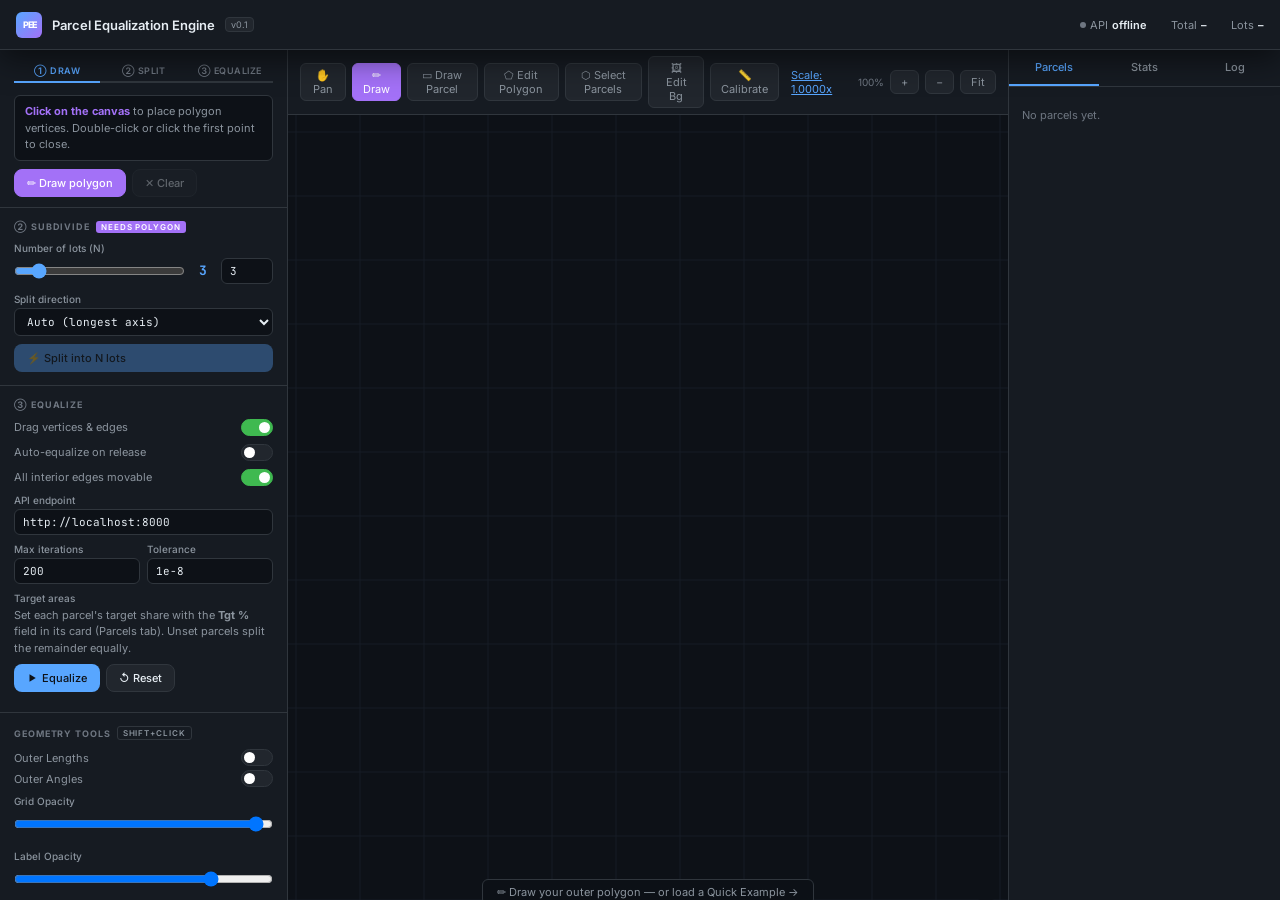
<file: gui/index.html>
<!doctype html>
<html lang="en">
  <head>
    <meta charset="UTF-8" />
    <meta name="viewport" content="width=device-width, initial-scale=1.0" />
    <title>Parcel Equalization Engine</title>
    <link rel="preconnect" href="https://fonts.googleapis.com" />
    <link
      href="https://fonts.googleapis.com/css2?family=Inter:wght@300;400;500;600;700&family=JetBrains+Mono:wght@400;500&display=swap"
      rel="stylesheet"
    />
    <style>
      :root {
        --bg: #0d1117;
        --bg2: #161b22;
        --bg3: #21262d;
        --bg4: #1c2128;
        --border: #30363d;
        --accent: #58a6ff;
        --g: #3fb950;
        --r: #f78166;
        --y: #d29922;
        --p: #a371f7;
        --text: #e6edf3;
        --t2: #8b949e;
        --t3: #6e7681;
        --rad: 8px;
        --sh: 0 8px 32px rgba(0, 0, 0, 0.55);
      }
      *,
      *::before,
      *::after {
        box-sizing: border-box;
        margin: 0;
        padding: 0;
      }
      html,
      body {
        height: 100%;
        font-family: "Inter", sans-serif;
        background: var(--bg);
        color: var(--text);
        overflow: hidden;
      }

      /* layout */
      #app {
        display: grid;
        grid-template-rows: 50px 1fr;
        height: 100vh;
      }
      #main {
        display: grid;
        grid-template-columns: 288px 1fr 272px;
        overflow: hidden;
      }

      /* header */
      header {
        background: var(--bg2);
        border-bottom: 1px solid var(--border);
        display: flex;
        align-items: center;
        gap: 10px;
        padding: 0 16px;
        box-shadow: var(--sh);
        z-index: 10;
      }
      .logo-i {
        width: 26px;
        height: 26px;
        border-radius: 6px;
        background: linear-gradient(135deg, #58a6ff, #a371f7);
        display: flex;
        align-items: center;
        justify-content: center;
        font-size: 9px;
        font-weight: 800;
        color: #fff;
        letter-spacing: -1px;
      }
      .logo-t {
        font-size: 13px;
        font-weight: 600;
      }
      .badge {
        font-size: 9px;
        background: var(--bg3);
        border: 1px solid var(--border);
        border-radius: 4px;
        padding: 1px 5px;
        color: var(--t2);
      }
      .sp {
        flex: 1;
      }
      .hs {
        font-size: 11px;
        color: var(--t2);
        display: flex;
        align-items: center;
        gap: 4px;
      }
      .hs b {
        color: var(--text);
        font-weight: 600;
      }
      .dot {
        width: 6px;
        height: 6px;
        border-radius: 50%;
        background: var(--t3);
        transition: background 0.3s;
      }
      .dot.on {
        background: var(--g);
        box-shadow: 0 0 5px var(--g);
      }

      /* sidebar */
      #sidebar {
        background: var(--bg2);
        border-right: 1px solid var(--border);
        display: flex;
        flex-direction: column;
        overflow-y: auto;
        overflow-x: hidden;
      }
      .sec {
        border-bottom: 1px solid var(--border);
        padding: 13px 14px;
      }
      .sec:last-child {
        border-bottom: none;
      }
      .sh {
        font-size: 9px;
        font-weight: 700;
        color: var(--t3);
        text-transform: uppercase;
        letter-spacing: 0.9px;
        margin-bottom: 9px;
        display: flex;
        align-items: center;
        gap: 6px;
      }
      .sh-badge {
        font-size: 8px;
        background: var(--p);
        color: #fff;
        border-radius: 3px;
        padding: 1px 5px;
        font-weight: 600;
      }

      /* button */
      .btn {
        display: inline-flex;
        align-items: center;
        gap: 5px;
        padding: 6px 12px;
        border-radius: var(--rad);
        border: 1px solid transparent;
        font-family: inherit;
        font-size: 11px;
        font-weight: 500;
        cursor: pointer;
        transition: all 0.15s;
        white-space: nowrap;
      }
      .btn-p {
        background: var(--accent);
        color: #0d1117;
      }
      .btn-p:hover {
        background: #79b8ff;
        box-shadow: 0 0 14px rgba(88, 166, 255, 0.3);
        transform: translateY(-1px);
      }
      .btn-g {
        background: var(--bg3);
        color: var(--text);
        border-color: var(--border);
      }
      .btn-g:hover {
        border-color: var(--accent);
        color: var(--accent);
      }
      .btn-r {
        background: transparent;
        color: var(--r);
        border-color: var(--r);
      }
      .btn-r:hover {
        background: var(--r);
        color: #fff;
      }
      .btn-draw {
        background: transparent;
        color: var(--p);
        border-color: var(--p);
      }
      .btn-draw.active {
        background: var(--p);
        color: #fff;
      }
      .btn:disabled {
        opacity: 0.35;
        cursor: not-allowed;
        transform: none !important;
      }
      .brow {
        display: flex;
        gap: 6px;
        flex-wrap: wrap;
      }

      /* form */
      .fr {
        margin-bottom: 8px;
      }
      .fr label {
        display: block;
        font-size: 10px;
        color: var(--t2);
        margin-bottom: 3px;
        font-weight: 500;
      }
      .fr input,
      .fr select,
      .fr textarea {
        width: 100%;
        background: var(--bg);
        border: 1px solid var(--border);
        border-radius: 6px;
        color: var(--text);
        font-family: "JetBrains Mono", monospace;
        font-size: 11px;
        padding: 5px 8px;
        outline: none;
        transition: border-color 0.15s;
      }
      .fr input:focus,
      .fr select:focus,
      .fr textarea:focus {
        border-color: var(--accent);
        box-shadow: 0 0 0 2px rgba(88, 166, 255, 0.1);
      }
      .fr textarea {
        resize: vertical;
        min-height: 60px;
      }
      .fi2 {
        display: grid;
        grid-template-columns: 1fr 1fr;
        gap: 7px;
      }

      /* slider */
      .slid-wrap {
        display: flex;
        align-items: center;
        gap: 8px;
      }
      .slid-wrap input[type="range"] {
        flex: 1;
        accent-color: var(--accent);
        cursor: pointer;
      }
      .slid-val {
        font-family: "JetBrains Mono", monospace;
        font-size: 13px;
        font-weight: 700;
        color: var(--accent);
        min-width: 20px;
        text-align: center;
      }

      /* toggle */
      .tr {
        display: flex;
        align-items: center;
        justify-content: space-between;
        margin-bottom: 8px;
      }
      .tr label {
        font-size: 11px;
        color: var(--t2);
      }
      .tog {
        width: 32px;
        height: 17px;
        background: var(--bg3);
        border: 1px solid var(--border);
        border-radius: 9px;
        cursor: pointer;
        position: relative;
        transition: background 0.2s;
        flex-shrink: 0;
      }
      .tog.on {
        background: var(--g);
        border-color: var(--g);
      }
      .tog::after {
        content: "";
        width: 11px;
        height: 11px;
        background: #fff;
        border-radius: 50%;
        position: absolute;
        top: 2px;
        left: 2px;
        transition: left 0.2s;
      }
      .tog.on::after {
        left: 17px;
      }

      /* draw status */
      #draw-status {
        font-size: 11px;
        color: var(--t2);
        padding: 7px 10px;
        background: var(--bg);
        border: 1px solid var(--border);
        border-radius: 6px;
        margin-bottom: 8px;
        line-height: 1.5;
      }
      #draw-status b {
        color: var(--p);
      }
      #draw-status.done b {
        color: var(--g);
      }

      /* canvas area */
      #cv-wrap {
        position: relative;
        background: var(--bg);
        display: flex;
        flex-direction: column;
        overflow: hidden;
      }
      #cv-bar {
        padding: 6px 12px;
        background: var(--bg2);
        border-bottom: 1px solid var(--border);
        display: flex;
        align-items: center;
        gap: 6px;
      }
      .tb {
        padding: 4px 10px;
        border-radius: 6px;
        border: 1px solid var(--border);
        background: var(--bg3);
        color: var(--t2);
        font-size: 11px;
        cursor: pointer;
        font-family: inherit;
        transition: all 0.15s;
        display: flex;
        align-items: center;
        gap: 4px;
      }
      .tb:hover {
        border-color: var(--accent);
        color: var(--accent);
      }
      .tb.on {
        background: var(--accent);
        color: #0d1117;
        border-color: var(--accent);
      }
      .tb.on-p {
        background: var(--p);
        color: #fff;
        border-color: var(--p);
      }
      .tb.on-y {
        background: var(--y);
        color: #0d1117;
        border-color: var(--y);
      }
      #cv-ctr {
        flex: 1;
        position: relative;
      }
      canvas {
        display: block;
        width: 100%;
        height: 100%;
        outline: none;
      }
      .hint {
        position: absolute;
        bottom: 12px;
        left: 50%;
        transform: translateX(-50%);
        background: rgba(13, 17, 23, 0.9);
        border: 1px solid var(--border);
        border-radius: 6px;
        padding: 5px 14px;
        font-size: 11px;
        color: var(--t2);
        pointer-events: none;
        backdrop-filter: blur(8px);
        white-space: nowrap;
        transition: opacity 0.3s;
      }

      /* coords display */
      #coords {
        position: absolute;
        bottom: 12px;
        right: 14px;
        font-family: "JetBrains Mono", monospace;
        font-size: 10px;
        color: var(--t3);
        background: rgba(13, 17, 23, 0.7);
        padding: 3px 8px;
        border-radius: 4px;
        pointer-events: none;
      }

      /* right panel */
      #right {
        background: var(--bg2);
        border-left: 1px solid var(--border);
        display: flex;
        flex-direction: column;
        overflow: hidden;
      }
      .tabs {
        display: flex;
        border-bottom: 1px solid var(--border);
      }
      .tab {
        flex: 1;
        padding: 10px 5px;
        font-size: 11px;
        font-weight: 500;
        text-align: center;
        cursor: pointer;
        border-bottom: 2px solid transparent;
        color: var(--t2);
        transition: all 0.15s;
        user-select: none;
      }
      .tab.on {
        color: var(--accent);
        border-bottom-color: var(--accent);
      }
      .tc {
        display: none;
        flex: 1;
        overflow-y: auto;
        padding: 13px;
      }
      .tc.on {
        display: block;
      }

      /* parcel card */
      .pc {
        background: var(--bg3);
        border: 1px solid var(--border);
        border-radius: var(--rad);
        padding: 9px 11px;
        margin-bottom: 6px;
        cursor: pointer;
        transition: border-color 0.15s;
      }
      .pc:hover {
        border-color: #3a4150;
      }
      .pc.sel {
        border-color: var(--accent);
        box-shadow: 0 0 14px rgba(88, 166, 255, 0.1);
      }
      .pch {
        display: flex;
        align-items: center;
        gap: 7px;
        margin-bottom: 4px;
      }
      .pcd {
        width: 8px;
        height: 8px;
        border-radius: 2px;
        flex-shrink: 0;
      }
      .pcn {
        font-size: 11px;
        font-weight: 600;
      }
      .pca {
        font-family: "JetBrains Mono", monospace;
        font-size: 10px;
        color: var(--t2);
      }
      .pce {
        font-size: 9px;
        margin-top: 3px;
      }
      .eg {
        color: var(--g);
      }
      .ew {
        color: var(--y);
      }
      .eb {
        color: var(--r);
      }
      .pb {
        height: 3px;
        background: var(--bg);
        border-radius: 2px;
        margin-top: 5px;
        overflow: hidden;
      }
      .pf {
        height: 100%;
        border-radius: 2px;
        transition: width 0.5s ease;
      }

      /* stats */
      .sg {
        display: grid;
        grid-template-columns: 1fr 1fr;
        gap: 6px;
        margin-bottom: 10px;
      }
      .sc {
        background: var(--bg3);
        border: 1px solid var(--border);
        border-radius: 6px;
        padding: 8px 10px;
      }
      .sl {
        font-size: 9px;
        color: var(--t3);
        text-transform: uppercase;
        letter-spacing: 0.5px;
      }
      .sv {
        font-size: 16px;
        font-weight: 700;
        font-family: "JetBrains Mono", monospace;
        margin-top: 1px;
      }
      .sv.g {
        color: var(--g);
      }
      .sv.r {
        color: var(--r);
      }
      .sv.a {
        color: var(--accent);
      }

      /* log */
      #log {
        font-family: "JetBrains Mono", monospace;
        font-size: 10px;
        color: var(--t2);
        white-space: pre-wrap;
        word-break: break-all;
        padding: 9px;
        background: var(--bg);
        border: 1px solid var(--border);
        border-radius: 6px;
        max-height: 100%;
        overflow-y: auto;
        line-height: 1.7;
      }
      .lok {
        color: var(--g);
      }
      .lr {
        color: var(--r);
      }
      .la {
        color: var(--accent);
      }
      .ly {
        color: var(--y);
      }

      /* toast */
      #toasts {
        position: fixed;
        top: 62px;
        right: 12px;
        display: flex;
        flex-direction: column;
        gap: 6px;
        z-index: 999;
      }
      .toast {
        background: var(--bg2);
        border: 1px solid var(--border);
        border-radius: 7px;
        padding: 8px 13px;
        font-size: 11px;
        box-shadow: var(--sh);
        display: flex;
        align-items: center;
        gap: 8px;
        animation: tin 0.2s ease;
        max-width: 280px;
      }
      .toast.ok {
        border-color: var(--g);
      }
      .toast.er {
        border-color: var(--r);
      }
      @keyframes tin {
        from {
          opacity: 0;
          transform: translateX(14px);
        }
        to {
          opacity: 1;
          transform: none;
        }
      }

      /* spinner */
      .sp2 {
        width: 12px;
        height: 12px;
        border: 2px solid transparent;
        border-top-color: currentColor;
        border-radius: 50%;
        animation: rot 0.7s linear infinite;
        display: inline-block;
      }
      @keyframes rot {
        to {
          transform: rotate(360deg);
        }
      }

      ::-webkit-scrollbar {
        width: 4px;
        height: 4px;
      }
      ::-webkit-scrollbar-track {
        background: transparent;
      }
      ::-webkit-scrollbar-thumb {
        background: var(--border);
        border-radius: 2px;
      }

      /* modal */
      #modal {
        display: none;
        position: fixed;
        inset: 0;
        background: rgba(0, 0, 0, 0.72);
        z-index: 500;
        align-items: center;
        justify-content: center;
      }
      #modal.open {
        display: flex;
      }
      .mbox {
        background: var(--bg2);
        border: 1px solid var(--border);
        border-radius: 10px;
        padding: 20px;
        width: 480px;
        max-height: 78vh;
        overflow-y: auto;
        box-shadow: var(--sh);
      }
      .mt {
        font-size: 14px;
        font-weight: 600;
        margin-bottom: 12px;
      }
      .mf {
        display: flex;
        gap: 7px;
        margin-top: 12px;
        justify-content: flex-end;
      }

      /* step indicator */
      .steps {
        display: flex;
        gap: 0;
        margin-bottom: 12px;
      }
      .step {
        flex: 1;
        padding: 5px 0;
        font-size: 9px;
        text-align: center;
        color: var(--t3);
        border-bottom: 2px solid var(--border);
        font-weight: 600;
        text-transform: uppercase;
        letter-spacing: 0.5px;
      }
      .step.done {
        color: var(--g);
        border-bottom-color: var(--g);
      }
      .step.active {
        color: var(--accent);
        border-bottom-color: var(--accent);
      }
    </style>
  </head>
  <body>
    <div id="app">
      <!-- HEADER -->
      <header>
        <div class="logo-i">PEE</div>
        <div class="logo-t">Parcel Equalization Engine</div>
        <div class="badge">v0.1</div>
        <div class="sp"></div>
        <div class="hs">
          <div class="dot" id="api-dot"></div>
          API <b id="api-st">–</b>
        </div>
        &nbsp;
        <div class="hs">Total <b id="hdr-a">–</b></div>
        &nbsp;
        <div class="hs">Lots <b id="hdr-n">–</b></div>
      </header>

      <div id="main">
        <!-- ═══ SIDEBAR ═══ -->
        <div id="sidebar">
          <!-- STEP INDICATOR -->
          <div class="sec" style="padding: 10px 14px">
            <div class="steps">
              <div class="step active" id="stp-1">① Draw</div>
              <div class="step" id="stp-2">② Split</div>
              <div class="step" id="stp-3">③ Equalize</div>
            </div>

            <!-- Draw status -->
            <div id="draw-status">
              <b>Click on the canvas to place polygon vertices.</b> Double-click
              or click the first point to close.
            </div>

            <div class="brow" style="margin-top: 8px">
              <button
                class="btn btn-draw active"
                id="btn-draw-tool"
                onclick="setTool('draw')"
              >
                ✏ Draw polygon
              </button>
              <button
                class="btn btn-g"
                id="btn-clear-draw"
                onclick="clearDraw()"
                disabled
              >
                ✕ Clear
              </button>
            </div>
          </div>

          <!-- SUBDIVIDE -->
          <div class="sec" id="sec-split">
            <div class="sh">
              ② Subdivide
              <span class="sh-badge" id="split-badge">needs polygon</span>
            </div>

            <div class="fr">
              <label>Number of lots (N)</label>
              <div class="slid-wrap">
                <input
                  type="range"
                  id="n-range"
                  min="2"
                  max="20"
                  value="3"
                  oninput="syncN(this.value)"
                />
                <div class="slid-val" id="n-val">3</div>
                <input
                  type="number"
                  id="n-num"
                  min="2"
                  max="20"
                  value="3"
                  style="width: 52px"
                  oninput="syncN(this.value)"
                />
              </div>
            </div>

            <div class="fr">
              <label>Split direction</label>
              <select id="split-dir">
                <option value="auto">Auto (longest axis)</option>
                <option value="h">Horizontal strips</option>
                <option value="v">Vertical strips</option>
              </select>
            </div>

            <button
              class="btn btn-p"
              id="btn-split"
              onclick="doSplit()"
              disabled
              style="width: 100%"
            >
              ⚡ Split into N lots
            </button>
          </div>

          <!-- EQUALIZE -->
          <div class="sec">
            <div class="sh">③ Equalize</div>

            <div class="tr">
              <label>Drag vertices &amp; edges</label>
              <div
                class="tog on"
                id="tog-drag"
                onclick="tog(this, 'dragMode')"
              ></div>
            </div>
            <div class="tr">
              <label>Auto-equalize on release</label>
              <div
                class="tog"
                id="tog-live"
                onclick="tog(this, 'liveEq')"
              ></div>
            </div>
            <div class="tr">
              <label>All interior edges movable</label>
              <div
                class="tog on"
                id="tog-all"
                onclick="tog(this, 'allMovable')"
              ></div>
            </div>

            <div class="fr">
              <label>API endpoint</label
              ><input id="api-url" value="http://localhost:8000" />
            </div>
            <div class="fi2">
              <div class="fr">
                <label>Max iterations</label
                ><input id="max-iter" type="number" value="200" />
              </div>
              <div class="fr">
                <label>Tolerance</label><input id="tol" value="1e-8" />
              </div>
            </div>
            <div class="fr">
              <label>Target areas</label>
              <div style="font-size:11px;color:var(--t2);line-height:1.5">
                Set each parcel's target share with the <b>Tgt %</b> field in
                its card (Parcels tab). Unset parcels split the remainder
                equally.
              </div>
            </div>

            <div class="brow" style="margin-bottom: 7px">
              <button class="btn btn-p" id="btn-eq" onclick="runEq()">
                <svg
                  width="10"
                  height="10"
                  viewBox="0 0 16 16"
                  fill="currentColor"
                >
                  <path d="M4 2l10 6-10 6V2z" />
                </svg>
                Equalize
              </button>
              <button class="btn btn-g" onclick="resetAll()">↺ Reset</button>
            </div>
          </div>

          <!-- GEOMETRY TOOLS -->
          <div class="sec">
            <div class="sh">
              Geometry Tools
              <span
                class="sh-badge"
                style="
                  background: transparent;
                  color: var(--t2);
                  border: 1px solid var(--border);
                "
                >Shift+Click</span
              >
            </div>
            <div class="tr" style="margin-bottom: 4px">
              <label>Outer Lengths</label>
              <div class="tog" onclick="tog(this, 'showOuterLen')"></div>
            </div>
            <div class="tr" style="margin-bottom: 8px">
              <label>Outer Angles</label>
              <div class="tog" onclick="tog(this, 'showOuterAng')"></div>
            </div>
            <div class="fr">
              <label>Grid Opacity</label>
              <input
                id="grid-op"
                type="range"
                min="0"
                max="1"
                step="0.05"
                value="1"
                oninput="
                  S.gridOpacity = parseFloat(this.value);
                  draw();
                "
              />
            </div>
            <div class="fr">
              <label>Label Opacity</label>
              <input
                id="lbl-op"
                type="range"
                min="0"
                max="1"
                step="0.05"
                value="0.8"
                oninput="
                  S.lblOpacity = parseFloat(this.value);
                  draw();
                "
              />
            </div>
            <div class="fr">
              <label>Label Position</label>
              <div style="font-size:11px;color:var(--t2);line-height:1.5">
                Switch to <b>Pan</b> mode, hover a label until the cursor
                turns into a hand, then <b>drag</b> it anywhere. Works for
                the name/area label, edge lengths, and corner angles. Saved
                with the project.
              </div>
            </div>
            <div class="brow">
              <button
                class="btn btn-g"
                id="btn-join"
                onclick="joinSelected()"
                disabled
              >
                🔗 Join
              </button>
              <button
                class="btn btn-g"
                id="btn-del"
                onclick="deleteSelected()"
                disabled
              >
                🗑 Delete
              </button>
              <button
                class="btn btn-g"
                id="btn-para"
                onclick="makeParallel()"
                disabled
              >
                ⏸ Parallel
              </button>
              <button
                class="btn btn-g"
                id="btn-lock"
                onclick="toggleLock()"
                disabled
              >
                🔒 Lock
              </button>
            </div>
          </div>

          <!-- BACKGROUND IMAGE -->
          <div class="sec">
            <div class="sh">Background Image</div>
            <input
              type="file"
              id="bg-file"
              accept="image/*"
              style="display: none"
              onchange="loadBg(this)"
            />
            <button
              class="btn btn-g"
              onclick="document.getElementById('bg-file').click()"
              style="width: 100%; margin-bottom: 8px"
            >
              🖼 Load Image
            </button>

            <div id="bg-controls" style="display: none">
              <div class="fr">
                <label>Opacity</label
                ><input
                  id="bg-op"
                  type="range"
                  min="0"
                  max="1"
                  step="0.05"
                  value="0.5"
                  oninput="
                    S.bg.opacity = parseFloat(this.value);
                    draw();
                  "
                />
              </div>

              <div class="fr">
                <label>Rotation (deg)</label
                ><input
                  id="bg-rt"
                  type="range"
                  min="-180"
                  max="180"
                  step="1"
                  value="0"
                  oninput="
                    S.bg.rot = parseFloat(this.value);
                    draw();
                  "
                />
              </div>
              <div class="fi2">
                <div class="fr">
                  <label>X Offset</label
                  ><input
                    id="bg-x"
                    type="number"
                    value="0"
                    step="5"
                    oninput="
                      S.bg.x = parseFloat(this.value) || 0;
                      draw();
                    "
                  />
                </div>
                <div class="fr">
                  <label>Y Offset</label
                  ><input
                    id="bg-y"
                    type="number"
                    value="0"
                    step="5"
                    oninput="
                      S.bg.y = parseFloat(this.value) || 0;
                      draw();
                    "
                  />
                </div>
              </div>
            </div>
          </div>

          <!-- QUICK EXAMPLES -->
          <div class="sec">
            <div class="sh">Quick examples</div>
            <div class="brow">
              <button class="btn btn-g" onclick="loadEx('3lot')">3-lot</button>
              <button class="btn btn-g" onclick="loadEx('5lot')">5-lot</button>
              <button class="btn btn-g" onclick="loadEx('lshape')">
                L-shape
              </button>
              <button class="btn btn-g" onclick="loadEx('fan')">Fan</button>
            </div>
          </div>

          <!-- PROJECT -->
          <div class="sec">
            <div class="sh">Project</div>
            <div class="brow">
              <button class="btn btn-p" onclick="saveProject()">💾 Save</button>
              <button
                class="btn btn-g"
                onclick="document.getElementById('proj-file').click()"
              >
                📂 Load
              </button>
              <input
                type="file"
                id="proj-file"
                accept=".json,application/json"
                style="display: none"
                onchange="loadProject(this)"
              />
            </div>
          </div>

          <!-- IMPORT / EXPORT -->
          <div class="sec">
            <div class="sh">Import / Export</div>
            <div class="brow">
              <button class="btn btn-g" onclick="openModal()">
                📋 Paste GeoJSON
              </button>
              <button class="btn btn-g" onclick="exportGJ()">⬇ GeoJSON</button>
              <button class="btn btn-g" onclick="exportImage()">🖼 Image</button>
            </div>
          </div>
        </div>
        <!-- /sidebar -->

        <!-- ═══ CANVAS ═══ -->
        <div id="cv-wrap">
          <div id="cv-bar">
            <button class="tb" id="tool-pan" onclick="setTool('pan')">
              ✋ Pan
            </button>
            <button class="tb on-p" id="tool-draw" onclick="setTool('draw')">
              ✏ Draw
            </button>
            <button
              class="tb"
              id="tool-draw-parcel"
              onclick="setTool('draw-parcel')"
            >
              ▭ Draw Parcel
            </button>
            <button
              class="tb"
              id="tool-edit-outer"
              onclick="setTool('edit-outer')"
            >
              ⬠ Edit Polygon
            </button>
            <button class="tb" id="tool-select" onclick="setTool('select')">
              ⬡ Select Parcels
            </button>
            <button class="tb" id="tool-edit-bg" onclick="setTool('edit-bg')">
              🖼 Edit Bg
            </button>
            <button class="tb" id="tool-calibrate" onclick="setTool('calibrate')">
              📏 Calibrate
            </button>
            <div style="flex: 1"></div>
            <span style="font-size: 11px; color: var(--accent); margin-right: 12px; cursor: pointer; text-decoration: underline;" id="scale-lbl" onclick="editScale()" title="Click to manually edit scale">Scale: 1.0000x</span>
            <span style="font-size: 10px; color: var(--t3)" id="zoom-lbl"
              >100%</span
            >
            <button class="tb" onclick="doZoom(1.2)">+</button>
            <button class="tb" onclick="doZoom(0.83)">−</button>
            <button class="tb" onclick="fitView()">Fit</button>
          </div>
          <div id="cv-ctr">
            <canvas id="canvas" tabindex="1"></canvas>
            <div class="hint" id="hint">
              ✏ Draw your outer polygon — or load a Quick Example →
            </div>
            <div id="coords"></div>
          </div>
        </div>

        <!-- ═══ RIGHT PANEL ═══ -->
        <div id="right">
          <div class="tabs">
            <div class="tab on" onclick="showTab('parcels')">Parcels</div>
            <div class="tab" onclick="showTab('stats')">Stats</div>
            <div class="tab" onclick="showTab('log')">Log</div>
          </div>
          <div class="tc on" id="tab-parcels">
            <div id="main-pc-info" style="margin-bottom: 8px"></div>
            <div
              id="tgt-info"
              style="
                display: none;
                background: var(--bg3);
                border: 1px solid var(--border);
                border-radius: var(--rad);
                padding: 7px 10px;
                margin-bottom: 8px;
              "
            >
              <div
                style="
                  display: flex;
                  justify-content: space-between;
                  align-items: baseline;
                "
              >
                <span style="font-size: 10px; color: var(--t2)"
                  >Target allocation</span
                >
                <span
                  id="tgt-total"
                  style="
                    font-family: 'JetBrains Mono', monospace;
                    font-size: 12px;
                    font-weight: 600;
                  "
                  >100.0%</span
                >
              </div>
              <div
                style="
                  height: 4px;
                  background: var(--bg);
                  border-radius: 2px;
                  margin-top: 5px;
                  overflow: hidden;
                "
              >
                <div
                  id="tgt-fill"
                  style="
                    height: 100%;
                    width: 100%;
                    background: var(--g);
                    border-radius: 2px;
                    transition: width 0.3s ease, background 0.3s ease;
                  "
                ></div>
              </div>
              <div
                id="tgt-msg"
                style="font-size: 10px; margin-top: 4px; color: var(--t2)"
              >
                Fully allocated
              </div>
            </div>
            <div
              id="pc-actions"
              style="
                display: none;
                align-items: center;
                justify-content: space-between;
                gap: 8px;
                background: var(--bg3);
                padding: 7px 10px;
                border-radius: var(--rad);
                border: 1px solid var(--border);
                margin-bottom: 8px;
              "
            >
              <span
                id="pc-sel-count"
                style="font-size: 10px; color: var(--t2)"
                >Shift+click parcels to multi-select</span
              >
              <button
                class="btn btn-p"
                id="btn-combine"
                onclick="combineParcels()"
                disabled
                style="padding: 4px 10px; font-size: 11px"
                >⧉ Combine</button
              >
            </div>
            <div id="pc-list">
              <p style="color: var(--t3); font-size: 11px">No parcels yet.</p>
            </div>
          </div>
          <div class="tc" id="tab-stats">
            <div class="sg">
              <div class="sc">
                <div class="sl">Status</div>
                <div class="sv" id="st-ok">–</div>
              </div>
              <div class="sc">
                <div class="sl">Iters</div>
                <div class="sv a" id="st-it">–</div>
              </div>
              <div class="sc">
                <div class="sl">Max Err %</div>
                <div class="sv" id="st-er">–</div>
              </div>
              <div class="sc">
                <div class="sl">Parcels</div>
                <div class="sv a" id="st-n">–</div>
              </div>
            </div>
          </div>
          <div
            class="tc"
            id="tab-log"
            style="padding: 0; flex: 1; overflow: hidden"
          >
            <div
              id="log"
              style="
                height: 100%;
                max-height: none;
                border: none;
                border-radius: 0;
              "
            >
              Parcel Equalization Engine ready. Tip: ✏ Draw a polygon → ⚡ Split
              → ⬡ drag vertices/edges → ▶ Equalize Hold Shift or Alt while
              dragging to bypass snapping. Select a vertex and press Delete to
              remove it.
            </div>
          </div>
        </div>
      </div>
      <!-- /main -->
    </div>
    <!-- /app -->

    <div id="toasts"></div>

    <!-- PASTE MODAL -->
    <div id="modal">
      <div class="mbox">
        <div class="mt">Paste custom GeoJSON</div>
        <div class="fr">
          <label
            ><code style="color: var(--accent)">{"outer":…,"parcels":[…]}</code>
            or FeatureCollection</label
          >
          <textarea
            id="paste-in"
            style="min-height: 190px; font-size: 10px"
            placeholder='{"outer":{"type":"Polygon","coordinates":[…]},"parcels":[…]}'
          ></textarea>
        </div>
        <div class="mf">
          <button class="btn btn-g" onclick="closeModal()">Cancel</button>
          <button class="btn btn-p" onclick="importGJ()">Load</button>
        </div>
      </div>
    </div>

    <script>
      // ══════════════════════════════════════════════════════
      // COLOURS & EXAMPLES
      // ══════════════════════════════════════════════════════
      const COLORS = [
        "#58a6ff",
        "#3fb950",
        "#a371f7",
        "#f78166",
        "#d29922",
        "#56d364",
        "#79c0ff",
        "#ffa657",
        "#f2cc60",
        "#bc8cff",
      ];

      const EXAMPLES = {
        "3lot": {
          outer: {
            type: "Polygon",
            coordinates: [
              [
                [0, 0],
                [30, 0],
                [30, 10],
                [0, 10],
                [0, 0],
              ],
            ],
          },
          parcels: [
            {
              type: "Polygon",
              coordinates: [
                [
                  [0, 0],
                  [8, 0],
                  [8, 10],
                  [0, 10],
                  [0, 0],
                ],
              ],
            },
            {
              type: "Polygon",
              coordinates: [
                [
                  [8, 0],
                  [22, 0],
                  [22, 10],
                  [8, 10],
                  [8, 0],
                ],
              ],
            },
            {
              type: "Polygon",
              coordinates: [
                [
                  [22, 0],
                  [30, 0],
                  [30, 10],
                  [22, 10],
                  [22, 0],
                ],
              ],
            },
          ],
        },
        "5lot": {
          outer: {
            type: "Polygon",
            coordinates: [
              [
                [0, 0],
                [50, 0],
                [50, 10],
                [0, 10],
                [0, 0],
              ],
            ],
          },
          parcels: [
            {
              type: "Polygon",
              coordinates: [
                [
                  [0, 0],
                  [5, 0],
                  [5, 10],
                  [0, 10],
                  [0, 0],
                ],
              ],
            },
            {
              type: "Polygon",
              coordinates: [
                [
                  [5, 0],
                  [20, 0],
                  [20, 10],
                  [5, 10],
                  [5, 0],
                ],
              ],
            },
            {
              type: "Polygon",
              coordinates: [
                [
                  [20, 0],
                  [28, 0],
                  [28, 10],
                  [20, 10],
                  [20, 0],
                ],
              ],
            },
            {
              type: "Polygon",
              coordinates: [
                [
                  [28, 0],
                  [40, 0],
                  [40, 10],
                  [28, 10],
                  [28, 0],
                ],
              ],
            },
            {
              type: "Polygon",
              coordinates: [
                [
                  [40, 0],
                  [50, 0],
                  [50, 10],
                  [40, 10],
                  [40, 0],
                ],
              ],
            },
          ],
        },
        lshape: {
          outer: {
            type: "Polygon",
            coordinates: [
              [
                [0, 0],
                [20, 0],
                [20, 8],
                [10, 8],
                [10, 16],
                [0, 16],
                [0, 0],
              ],
            ],
          },
          parcels: [
            {
              type: "Polygon",
              coordinates: [
                [
                  [0, 0],
                  [10, 0],
                  [10, 8],
                  [0, 8],
                  [0, 0],
                ],
              ],
            },
            {
              type: "Polygon",
              coordinates: [
                [
                  [10, 0],
                  [20, 0],
                  [20, 8],
                  [10, 8],
                  [10, 0],
                ],
              ],
            },
            {
              type: "Polygon",
              coordinates: [
                [
                  [0, 8],
                  [10, 8],
                  [10, 16],
                  [0, 16],
                  [0, 8],
                ],
              ],
            },
          ],
        },
        fan: {
          outer: {
            type: "Polygon",
            coordinates: [
              [
                [0, 0],
                [16, 0],
                [16, 10],
                [0, 10],
                [0, 0],
              ],
            ],
          },
          parcels: [
            {
              type: "Polygon",
              coordinates: [
                [
                  [0, 0],
                  [16, 0],
                  [8, 5],
                  [0, 0],
                ],
              ],
            },
            {
              type: "Polygon",
              coordinates: [
                [
                  [16, 0],
                  [16, 10],
                  [8, 5],
                  [16, 0],
                ],
              ],
            },
            {
              type: "Polygon",
              coordinates: [
                [
                  [16, 10],
                  [0, 10],
                  [0, 0],
                  [8, 5],
                  [16, 10],
                ],
              ],
            },
          ],
        },
      };

      // ══════════════════════════════════════════════════════
      // STATE
      // ══════════════════════════════════════════════════════
      const S = {
        tool: "draw",
        zoom: 40,
        pan: { x: 15, y: 5 },
        // Topology
        topo: null,
        outerGeo: null, // [{x,y}] — outer polygon used for split
        // Drawing
        drawPts: [], // [{x,y}] placed points
        mousePt: null, // current mouse world pos
        drawDone: false, // polygon closed
        showOuterLen: false,
        showOuterAng: false,
        showPcLen: {},
        showPcAng: {},
        targetPcts: {},
        hoveredParcelId: null,
        // Drag / Select (Independent for outer vs topo)
        selVtxs: [], // array of {type:'topo'|'outer', id}
        selEdges: [], // array of edge objects
        dragVtx: null,
        dragStartPos: null,
        selVtxsInit: null,
        hoverVtx: null,
        dragEdge: null,
        hoverEdge: null,
        dragPan: null,
        selParcels: [],
        // Toggles
        dragMode: true,
        liveEq: false,
        allMovable: true,
        measScale: 1,
        lockedEdges: [],
        gridOpacity: 1.0,
        lblOpacity: 0.8,
        labelPos: {},
        labelHits: [],
        dragLbl: null,
        // Background
        bgImage: null,
        bg: { x: 0, y: 0, scale: 1, rot: 0, opacity: 0.5 },
        dragBg: null,
        dragBgStart: null,
      };

      // ══════════════════════════════════════════════════════
      // CANVAS
      // ══════════════════════════════════════════════════════
      const canvas = document.getElementById("canvas");
      const ctx = canvas.getContext("2d");

      function resize() {
        const c = document.getElementById("cv-ctr");
        canvas.width = c.clientWidth;
        canvas.height = c.clientHeight;
        draw();
      }
      window.addEventListener("resize", resize);
      resize();

      // ══════════════════════════════════════════════════════
      // WORLD ↔ SCREEN
      // ══════════════════════════════════════════════════════
      function w2s(wx, wy) {
        return [
          canvas.width / 2 + (wx - S.pan.x) * S.zoom,
          canvas.height / 2 - (wy - S.pan.y) * S.zoom,
        ];
      }
      function s2w(sx, sy) {
        return [
          (sx - canvas.width / 2) / S.zoom + S.pan.x,
          -(sy - canvas.height / 2) / S.zoom + S.pan.y,
        ];
      }

      // ══════════════════════════════════════════════════════
      // MATH / GEOMETRY HELPERS
      // ══════════════════════════════════════════════════════
      function closestPointOnSeg(p, a, b) {
        const dx = b.x - a.x,
          dy = b.y - a.y;
        const l2 = dx * dx + dy * dy;
        if (l2 === 0) return { x: a.x, y: a.y, t: 0 };
        let t = ((p.x - a.x) * dx + (p.y - a.y) * dy) / l2;
        t = Math.max(0, Math.min(1, t));
        return { x: a.x + t * dx, y: a.y + t * dy, t: t };
      }

      function constrainToBoundary(wx, wy) {
        if (!S.outerGeo || S.outerGeo.length < 3) return { x: wx, y: wy };
        let best = null,
          minDist = Infinity;
        for (let i = 0; i < S.outerGeo.length; i++) {
          const a = S.outerGeo[i],
            b = S.outerGeo[(i + 1) % S.outerGeo.length];
          const cp = closestPointOnSeg({ x: wx, y: wy }, a, b);
          const d = Math.hypot(wx - cp.x, wy - cp.y);
          if (d < minDist) {
            minDist = d;
            best = cp;
          }
        }
        return best;
      }

      function pipPoly(wx, wy, poly) {
        let inside = false;
        for (let i = 0, j = poly.length - 1; i < poly.length; j = i++) {
          const { x: xi, y: yi } = poly[i],
            { x: xj, y: yj } = poly[j];
          if (
            yi > wy !== yj > wy &&
            wx < ((xj - xi) * (wy - yi)) / (yj - yi) + xi
          ) {
            inside = !inside;
          }
        }
        return inside;
      }

      function sameVtx(v1, v2) {
        if (!v1 && !v2) return true;
        if (!v1 || !v2) return false;
        return v1.type === v2.type && v1.id === v2.id;
      }

      function getSnapPoint(wx, wy, ignoreVtx = null) {
        let best = null,
          minDist = Infinity;

        if (S.topo) {
          S.topo.vertices.forEach((v, i) => {
            if (ignoreVtx && ignoreVtx.type === "topo" && ignoreVtx.id === i)
              return;
            const d = Math.hypot(wx - v.x, wy - v.y);
            if (d > 1e-4 && d < minDist) {
              minDist = d;
              best = { x: v.x, y: v.y };
            }
          });
        }
        if (S.outerGeo) {
          S.outerGeo.forEach((v, i) => {
            if (ignoreVtx && ignoreVtx.type === "outer" && ignoreVtx.id === i)
              return;
            const d = Math.hypot(wx - v.x, wy - v.y);
            if (d > 1e-4 && d < minDist) {
              minDist = d;
              best = { x: v.x, y: v.y };
            }
          });
        }

        if (S.outerGeo) {
          for (let i = 0; i < S.outerGeo.length; i++) {
            if (
              ignoreVtx &&
              ignoreVtx.type === "outer" &&
              (ignoreVtx.id === i ||
                ignoreVtx.id === (i + 1) % S.outerGeo.length)
            )
              continue;
            const a = S.outerGeo[i],
              b = S.outerGeo[(i + 1) % S.outerGeo.length];
            const cp = closestPointOnSeg({ x: wx, y: wy }, a, b);
            const d = Math.hypot(wx - cp.x, wy - cp.y);
            if (d > 1e-4 && d < minDist) {
              minDist = d;
              best = cp;
            }
          }
        }
        if (S.topo) {
          S.topo.parcels.forEach((p) => {
            for (let i = 0; i < p.vids.length; i++) {
              const v1 = p.vids[i],
                v2 = p.vids[(i + 1) % p.vids.length];
              if (
                ignoreVtx &&
                ignoreVtx.type === "topo" &&
                (ignoreVtx.id === v1 || ignoreVtx.id === v2)
              )
                continue;
              const a = S.topo.vertices[v1],
                b = S.topo.vertices[v2];
              const cp = closestPointOnSeg({ x: wx, y: wy }, a, b);
              const d = Math.hypot(wx - cp.x, wy - cp.y);
              if (d > 1e-4 && d < minDist) {
                minDist = d;
                best = cp;
              }
            }
          });
        }
        return { pt: best, dist: minDist };
      }

      function enforceInsideAndSnap(wx, wy, e, ignoreVtx = null) {
        if (ignoreVtx && ignoreVtx.type === "outer") {
          const disableSnap =
            e && (e.shiftKey || e.altKey || e.ctrlKey || e.metaKey);
          if (!disableSnap) {
            const snap = getSnapPoint(wx, wy, ignoreVtx);
            if (snap.pt && snap.dist < 16 / S.zoom) return snap.pt;
          }
          return { x: wx, y: wy };
        }

        let isInside = true,
          cp = null;
        if (S.outerGeo && S.outerGeo.length >= 3) {
          isInside = pipPoly(wx, wy, S.outerGeo);
          cp = constrainToBoundary(wx, wy);
        }

        let target = { x: wx, y: wy };
        if (!isInside && cp) {
          target = cp;
        }

        const disableSnap =
          e && (e.shiftKey || e.altKey || e.ctrlKey || e.metaKey);
        if (!disableSnap) {
          const snap = getSnapPoint(target.x, target.y, ignoreVtx);
          // Snap radius gets slightly larger if constrained to boundary to help catch vertices
          if (snap.pt && snap.dist < 16 / S.zoom) return snap.pt;
        }

        return target;
      }

      // ══════════════════════════════════════════════════════
      // HIT TEST
      // ══════════════════════════════════════════════════════
      function hitVtx(sx, sy) {
        const [wx, wy] = s2w(sx, sy);
        let best = null,
          bestD = Infinity;

        if (S.tool === "select" && S.topo) {
          S.topo.vertices.forEach((v, i) => {
            const [vsx, vsy] = w2s(v.x, v.y);
            const d = Math.hypot(sx - vsx, sy - vsy);
            if (d < 14 && d < bestD) {
              bestD = d;
              best = { type: "topo", id: i };
            }
          });
        } else if (S.tool === "edit-outer" && S.outerGeo) {
          S.outerGeo.forEach((v, i) => {
            const [vsx, vsy] = w2s(v.x, v.y);
            const d = Math.hypot(sx - vsx, sy - vsy);
            if (d < 14 && d < bestD) {
              bestD = d;
              best = { type: "outer", id: i };
            }
          });
        }
        return best;
      }

      function hitEdge(sx, sy) {
        const [wx, wy] = s2w(sx, sy);
        let best = null,
          bestD = Infinity;

        if ((S.tool === "select" || S.tool === "calibrate") && S.topo) {
          S.topo.parcels.forEach((p) => {
            for (let i = 0; i < p.vids.length; i++) {
              const v1 = p.vids[i],
                v2 = p.vids[(i + 1) % p.vids.length];
              const A = S.topo.vertices[v1],
                B = S.topo.vertices[v2];
              const [Asx, Asy] = w2s(A.x, A.y);
              const [Bsx, Bsy] = w2s(B.x, B.y);
              const cp = closestPointOnSeg(
                { x: sx, y: sy },
                { x: Asx, y: Asy },
                { x: Bsx, y: Bsy },
              );
              const d = Math.hypot(sx - cp.x, sy - cp.y);
              if (d < 8 && d < bestD) {
                bestD = d;
                best = { type: "topo", v1, v2 };
              }
            }
          });
        }
        
        if (!best && (S.tool === "edit-outer" || S.tool === "calibrate") && S.outerGeo) {
          for (let i = 0; i < S.outerGeo.length; i++) {
            const a = S.outerGeo[i],
              b = S.outerGeo[(i + 1) % S.outerGeo.length];
            const [Asx, Asy] = w2s(a.x, a.y);
            const [Bsx, Bsy] = w2s(b.x, b.y);
            const cp = closestPointOnSeg(
              { x: sx, y: sy },
              { x: Asx, y: Asy },
              { x: Bsx, y: Bsy },
            );
            const d = Math.hypot(sx - cp.x, sy - cp.y);
            if (d < 8 && d < bestD) {
              bestD = d;
              best = { type: "outer", i1: i, i2: (i + 1) % S.outerGeo.length };
            }
          }
        }
        return best;
      }

      function hitBg(sx, sy) {
        if (S.tool !== "edit-bg" || !S.bgImage) return null;
        const [wx, wy] = s2w(sx, sy);
        const sw = S.bgImage.width * S.bg.scale;
        const sh = S.bgImage.height * S.bg.scale;
        const hw = sw / 2,
          hh = sh / 2;

        const dx = wx - S.bg.x,
          dy = wy - S.bg.y;
        const angle = (-S.bg.rot * Math.PI) / 180;
        const rx = dx * Math.cos(angle) - dy * Math.sin(angle);
        const ry = dx * Math.sin(angle) + dy * Math.cos(angle);

        const r = 16 / S.zoom;
        const corners = [
          { id: "tl", x: -hw, y: -hh },
          { id: "tr", x: hw, y: -hh },
          { id: "bl", x: -hw, y: hh },
          { id: "br", x: hw, y: hh },
        ];
        for (let c of corners) {
          if (Math.hypot(rx - c.x, ry - c.y) < r)
            return { type: "bg-corner", id: c.id };
        }

        if (Math.abs(ry - (-hh)) < r && rx > -hw && rx < hw) return { type: "bg-edge", id: "t" };
        if (Math.abs(ry - hh) < r && rx > -hw && rx < hw) return { type: "bg-edge", id: "b" };
        if (Math.abs(rx - (-hw)) < r && ry > -hh && ry < hh) return { type: "bg-edge", id: "l" };
        if (Math.abs(rx - hw) < r && ry > -hh && ry < hh) return { type: "bg-edge", id: "r" };

        if (rx >= -hw && rx <= hw && ry >= -hh && ry <= hh)
          return { type: "bg-body" };
        return null;
      }

      function pip(wx, wy, p) {
        const ring = p.vids.map((i) => S.topo.vertices[i]);
        let inside = false;
        for (let i = 0, j = ring.length - 1; i < ring.length; j = i++) {
          const { x: xi, y: yi } = ring[i],
            { x: xj, y: yj } = ring[j];
          if (
            yi > wy !== yj > wy &&
            wx < ((xj - xi) * (wy - yi)) / (yj - yi) + xi
          )
            inside = !inside;
        }
        return inside;
      }

      function lineIntersection(p1, p2, p3, p4) {
        const d1x = p1.x - p2.x,
          d1y = p1.y - p2.y;
        const d2x = p3.x - p4.x,
          d2y = p3.y - p4.y;
        const det = d1x * d2y - d1y * d2x;
        if (Math.abs(det) < 1e-9) return null;
        const c1 = p1.x * p2.y - p1.y * p2.x;
        const c2 = p3.x * p4.y - p3.y * p4.x;
        return {
          x: (c1 * d2x - c2 * d1x) / det,
          y: (c1 * d2y - c2 * d1y) / det,
        };
      }

      function getAdjVertex(vid, excludeVid) {
        if (!S.topo) return null;
        let best = null;
        S.topo.parcels.forEach((p) => {
          const n = p.vids.length;
          for (let i = 0; i < n; i++) {
            if (p.vids[i] === vid) {
              const p1 = p.vids[(i + n - 1) % n];
              const p2 = p.vids[(i + 1) % n];
              if (p1 !== excludeVid) best = p1;
              else if (p2 !== excludeVid) best = p2;
            }
          }
        });
        return best;
      }

      function isLocked(e) {
        if (!S.lockedEdges) return false;
        return S.lockedEdges.some(le => (le.v1 === e.v1 && le.v2 === e.v2) || (le.v1 === e.v2 && le.v2 === e.v1));
      }

      function toggleLock() {
        if (!S.selEdges) return;
        const topos = S.selEdges.filter(e => e.type === "topo");
        if (!topos.length) return;
        const allLocked = topos.every(e => isLocked(e));
        if (allLocked) {
          topos.forEach(e => {
            S.lockedEdges = S.lockedEdges.filter(le => !((le.v1 === e.v1 && le.v2 === e.v2) || (le.v1 === e.v2 && le.v2 === e.v1)));
          });
          toast("Edges unlocked", "ok");
        } else {
          topos.forEach(e => {
            if (!isLocked(e)) S.lockedEdges.push({v1: e.v1, v2: e.v2});
          });
          toast("Edges locked", "ok");
        }
        draw();
        updateVtxTools();
      }

      function getEdgePts(ed) {
        if (ed.type === "topo")
          return {
            A: S.topo.vertices[ed.v1],
            B: S.topo.vertices[ed.v2],
            v1: ed.v1,
            v2: ed.v2,
          };
        else
          return {
            A: S.outerGeo[ed.i1],
            B: S.outerGeo[ed.i2],
            i1: ed.i1,
            i2: ed.i2,
          };
      }

      function makeParallel() {
        if (!S.selEdges || S.selEdges.length !== 2) return;
        const ref = getEdgePts(S.selEdges[0]);
        const tgt = getEdgePts(S.selEdges[1]);

        // Reference vector
        const rx = ref.B.x - ref.A.x,
          ry = ref.B.y - ref.A.y;

        if (S.selEdges[1].type === "topo") {
          let locks1 = 0, locks2 = 0;
          let line1_B = null, line2_B = null;
          if (S.lockedEdges) {
            const l1 = S.lockedEdges.filter(le => le.v1 === tgt.v1 || le.v2 === tgt.v1);
            locks1 = l1.length;
            if (locks1 === 1) line1_B = S.topo.vertices[l1[0].v1 === tgt.v1 ? l1[0].v2 : l1[0].v1];
            
            const l2 = S.lockedEdges.filter(le => le.v1 === tgt.v2 || le.v2 === tgt.v2);
            locks2 = l2.length;
            if (locks2 === 1) line2_B = S.topo.vertices[l2[0].v1 === tgt.v2 ? l2[0].v2 : l2[0].v1];
          }

          if (!line1_B) {
            const a1 = getAdjVertex(tgt.v1, tgt.v2);
            if (a1 !== null) line1_B = S.topo.vertices[a1];
          }
          if (!line2_B) {
            const a2 = getAdjVertex(tgt.v2, tgt.v1);
            if (a2 !== null) line2_B = S.topo.vertices[a2];
          }

          if (locks1 >= 2 && locks2 >= 2) {
            toast("Cannot make parallel: both endpoints are fully locked", "er");
            return;
          }

          let px = (tgt.A.x + tgt.B.x) / 2, py = (tgt.A.y + tgt.B.y) / 2;
          if (locks1 >= 2) { px = tgt.A.x; py = tgt.A.y; }
          else if (locks2 >= 2) { px = tgt.B.x; py = tgt.B.y; }

          const p1 = { x: px, y: py }, p2 = { x: px + rx, y: py + ry };

          if (locks1 < 2 && line1_B) {
            const inter = lineIntersection(p1, p2, tgt.A, line1_B);
            if (inter) {
              S.topo.vertices[tgt.v1].x = inter.x;
              S.topo.vertices[tgt.v1].y = inter.y;
            }
          }
          if (locks2 < 2 && line2_B) {
            const inter = lineIntersection(p1, p2, tgt.B, line2_B);
            if (inter) {
              S.topo.vertices[tgt.v2].x = inter.x;
              S.topo.vertices[tgt.v2].y = inter.y;
            }
          }
        } else {
          const len = S.outerGeo.length;
          const a1 = (tgt.i1 - 1 + len) % len;
          const a2 = (tgt.i2 + 1) % len;

          const vA = S.outerGeo[a1],
            vB = S.outerGeo[a2];
          const inter1 = lineIntersection(p1, p2, tgt.A, vA);
          if (inter1) {
            S.outerGeo[tgt.i1].x = inter1.x;
            S.outerGeo[tgt.i1].y = inter1.y;
          }

          const inter2 = lineIntersection(p1, p2, tgt.B, vB);
          if (inter2) {
            S.outerGeo[tgt.i2].x = inter2.x;
            S.outerGeo[tgt.i2].y = inter2.y;
          }
        }

        toast("Edge made parallel to reference", "ok");
        draw();
        updatePcList();
        updateVtxTools();
      }

      // ══════════════════════════════════════════════════════
      // DELETION & JOINING LOGIC
      // ══════════════════════════════════════════════════════
      function deleteVertices(vidsToRemove) {
        if (!S.topo || !vidsToRemove.length) return;
        const sorted = [...new Set(vidsToRemove)].sort((a, b) => b - a);
        sorted.forEach((vid) => {
          S.topo.parcels.forEach((p) => {
            p.vids = p.vids.filter((id) => id !== vid);
          });
          if (S.lockedEdges) {
            S.lockedEdges = S.lockedEdges.filter(le => le.v1 !== vid && le.v2 !== vid);
            S.lockedEdges.forEach(le => {
              if (le.v1 > vid) le.v1--;
              if (le.v2 > vid) le.v2--;
            });
          }
          S.topo.vertices.splice(vid, 1);
          S.topo.parcels.forEach((p) => {
            p.vids = p.vids.map((id) => (id > vid ? id - 1 : id));
          });
        });
      }

      function deleteOuterVertices(idxsToRemove) {
        if (!S.outerGeo || !idxsToRemove.length) return;
        const sorted = [...new Set(idxsToRemove)].sort((a, b) => b - a);
        sorted.forEach((idx) => {
          S.outerGeo.splice(idx, 1);
        });
      }

      function deleteSelected() {
        if (!S.selVtxs || !S.selVtxs.length) return;
        const topos = S.selVtxs
          .filter((v) => v.type === "topo")
          .map((v) => v.id);
        const outers = S.selVtxs
          .filter((v) => v.type === "outer")
          .map((v) => v.id);
        if (topos.length) deleteVertices(topos);
        if (outers.length) deleteOuterVertices(outers);
        S.selVtxs = [];
        S.hoverVtx = null;
        toast("Deleted", "ok");
        draw();
        updatePcList();
        updateVtxTools();
      }

      function joinSelected() {
        const topos = S.selVtxs
          .filter((v) => v.type === "topo")
          .map((v) => v.id);
        if (topos.length < 2) {
          toast("Select at least 2 topology vertices", "er");
          return;
        }

        const targetId = topos[0];
        let targetVtx = S.topo.vertices[targetId];

        let cx = 0,
          cy = 0;
        topos.forEach((id) => {
          cx += S.topo.vertices[id].x;
          cy += S.topo.vertices[id].y;
        });
        cx /= topos.length;
        cy /= topos.length;

        let maxLocks = 0;
        let constraintLine = null;
        if (S.lockedEdges) {
          topos.forEach(id => {
            const conns = S.lockedEdges.filter(le => le.v1 === id || le.v2 === id);
            if (conns.length > maxLocks) maxLocks = conns.length;
            if (conns.length === 1 && !constraintLine) {
               const le = conns[0];
               const otherVid = le.v1 === id ? le.v2 : le.v1;
               constraintLine = { 
                 Ax: S.topo.vertices[id].x, Ay: S.topo.vertices[id].y,
                 Bx: S.topo.vertices[otherVid].x, By: S.topo.vertices[otherVid].y
               };
            }
          });
        }

        if (maxLocks >= 2) {
           const constrainedId = topos.find(id => S.lockedEdges.filter(le => le.v1 === id || le.v2 === id).length >= 2);
           targetVtx.x = S.topo.vertices[constrainedId].x;
           targetVtx.y = S.topo.vertices[constrainedId].y;
        } else if (maxLocks === 1 && constraintLine) {
           const dx = constraintLine.Bx - constraintLine.Ax;
           const dy = constraintLine.By - constraintLine.Ay;
           const l2 = dx * dx + dy * dy;
           if (l2 > 0) {
             const t = ((cx - constraintLine.Ax) * dx + (cy - constraintLine.Ay) * dy) / l2;
             targetVtx.x = constraintLine.Ax + t * dx;
             targetVtx.y = constraintLine.Ay + t * dy;
           }
        } else {
           targetVtx.x = cx;
           targetVtx.y = cy;
        }

        const toDelete = topos.slice(1);
        toDelete.forEach((dragId) => {
          S.topo.parcels.forEach((p) => {
            p.vids = p.vids.map((id) => (id === dragId ? targetId : id));
          });
          if (S.lockedEdges) {
            S.lockedEdges.forEach(le => {
              if (le.v1 === dragId) le.v1 = targetId;
              if (le.v2 === dragId) le.v2 = targetId;
            });
            S.lockedEdges = S.lockedEdges.filter(le => le.v1 !== le.v2);
          }
        });

        deleteVertices(toDelete);
        S.selVtxs = [{ type: "topo", id: targetId }];
        toast(`${topos.length} vertices joined`, "ok");
        draw();
        updatePcList();
        updateVtxTools();
      }

      function combineParcels() {
        if (!S.topo || S.selParcels.length < 2) {
          toast("Select at least 2 parcels to combine", "er");
          return;
        }
        const sel = [...new Set(S.selParcels)].sort((a, b) => a - b);
        const selSet = new Set(sel);

        const dirCount = new Map();
        const undirected = new Map();
        sel.forEach((idx) => {
          const p = S.topo.parcels[idx];
          const n = p.vids.length;
          for (let k = 0; k < n; k++) {
            const a = p.vids[k];
            const b = p.vids[(k + 1) % n];
            dirCount.set(`${a}|${b}`, (dirCount.get(`${a}|${b}`) || 0) + 1);
            const uk = a < b ? `${a}|${b}` : `${b}|${a}`;
            if (!undirected.has(uk)) undirected.set(uk, { a, b });
          }
        });

        const boundary = [];
        undirected.forEach(({ a, b }) => {
          const total =
            (dirCount.get(`${a}|${b}`) || 0) + (dirCount.get(`${b}|${a}`) || 0);
          if (total === 1) boundary.push({ a, b });
        });

        if (boundary.length < 3) {
          toast("Cannot combine: no shared boundary found", "er");
          return;
        }

        const next = new Map();
        for (const { a, b } of boundary) {
          if (next.has(a)) {
            toast("Cannot combine: parcels touch at a point only", "er");
            return;
          }
          next.set(a, b);
        }

        const start = boundary[0].a;
        const ring = [start];
        let cur = next.get(start);
        while (cur !== start) {
          if (cur === undefined || ring.length > boundary.length) {
            toast("Cannot combine: selection must form one contiguous region", "er");
            return;
          }
          ring.push(cur);
          cur = next.get(cur);
        }
        if (ring.length !== boundary.length) {
          toast("Cannot combine: selection must form one contiguous region", "er");
          return;
        }

        const first = sel[0];
        const combined = {
          vids: ring,
          color: S.topo.parcels[first].color,
          label: S.topo.parcels[first].label,
        };
        const newParcels = [];
        S.topo.parcels.forEach((p, i) => {
          if (i === first) newParcels.push(combined);
          else if (!selSet.has(i)) newParcels.push(p);
        });

        const used = new Set();
        newParcels.forEach((p) => p.vids.forEach((v) => used.add(v)));
        const remap = new Map();
        const newVertices = [];
        S.topo.vertices.forEach((v, i) => {
          if (used.has(i)) {
            remap.set(i, newVertices.length);
            newVertices.push(v);
          }
        });
        newParcels.forEach((p) => {
          p.vids = p.vids.map((v) => remap.get(v));
        });

        const parcelEdges = new Set();
        newParcels.forEach((p) => {
          const n = p.vids.length;
          for (let k = 0; k < n; k++) {
            const a = p.vids[k];
            const b = p.vids[(k + 1) % n];
            parcelEdges.add(a < b ? `${a}|${b}` : `${b}|${a}`);
          }
        });
        S.lockedEdges = (S.lockedEdges || [])
          .map((le) => ({ v1: remap.get(le.v1), v2: remap.get(le.v2) }))
          .filter(
            (le) =>
              le.v1 !== undefined &&
              le.v2 !== undefined &&
              parcelEdges.has(
                le.v1 < le.v2 ? `${le.v1}|${le.v2}` : `${le.v2}|${le.v1}`,
              ),
          );

        S.topo.vertices = newVertices;
        S.topo.parcels = newParcels;
        S.selParcels = [newParcels.indexOf(combined)];
        S.selVtxs = [];
        S.selEdges = [];

        const aDisp = pArea(combined) * S.measScale * S.measScale;
        logOk(
          `Combined ${sel.length} parcels → ${combined.label} (${aDisp.toFixed(1)} m²)`,
        );
        toast(`${sel.length} parcels combined`, "ok");
        draw();
        updatePcList();
        updateVtxTools();
      }

      window.addEventListener("keydown", (e) => {
        if (
          e.target.tagName === "INPUT" ||
          e.target.tagName === "TEXTAREA" ||
          e.target.tagName === "SELECT"
        )
          return;
        if (e.key === "Delete" || e.key === "Backspace") {
          deleteSelected();
        }
      });

      // ══════════════════════════════════════════════════════
      // BACKGROUND IMAGE & SCALING
      // ══════════════════════════════════════════════════════
      function loadBg(input) {
        const file = input.files[0];
        if (!file) return;
        const reader = new FileReader();
        reader.onload = function (e) {
          const img = new Image();
          img.onload = function () {
            S.bgImage = img;
            S.bg = { x: 0, y: 0, scale: 1, rot: 0, opacity: 0.5 };
            document.getElementById("bg-controls").style.display = "block";
            document.getElementById("bg-op").value = 0.5;
            document.getElementById("bg-rt").value = 0;
            document.getElementById("bg-x").value = 0;
            document.getElementById("bg-y").value = 0;

            let f = 1;
            const val = prompt(
              "Enter image scale ratio (e.g. 1:100 or 10):",
              "1:1",
            );
            if (val) {
              if (val.includes(":")) {
                const pts = val.split(":");
                const a = parseFloat(pts[0]);
                const b = parseFloat(pts[1]);
                if (!isNaN(a) && !isNaN(b) && a > 0) f = b / a;
              } else {
                f = parseFloat(val);
              }
              if (isNaN(f) || f <= 0) f = 1;
            }

            if (S.outerGeo)
              S.outerGeo.forEach((v) => {
                v.x *= f;
                v.y *= f;
              });
            if (S.drawPts)
              S.drawPts.forEach((v) => {
                v.x *= f;
                v.y *= f;
              });
            if (S.topo)
              S.topo.vertices.forEach((v) => {
                v.x *= f;
                v.y *= f;
              });

            S.pan.x *= f;
            S.pan.y *= f;
            S.zoom /= f;

            if (img.width > 0 && img.height > 0) {
              S.bg.scale = f;
              S.bg.x = S.pan.x;
              S.bg.y = S.pan.y;
              document.getElementById("bg-x").value = S.bg.x.toFixed(2);
              document.getElementById("bg-y").value = S.bg.y.toFixed(2);
            }

            draw();
            if (S.topo) updatePcList();
            toast("Image loaded & geometry scaled by " + f, "ok");
          };
          img.src = e.target.result;
        };
        reader.readAsDataURL(file);
      }

      function drawBg() {
        if (!S.bgImage) return;
        ctx.save();
        ctx.globalAlpha = S.bg.opacity;
        const [sx, sy] = w2s(S.bg.x, S.bg.y);
        ctx.translate(sx, sy);
        ctx.rotate((S.bg.rot * Math.PI) / 180);
        const sw = S.bgImage.width * S.bg.scale * S.zoom;
        const sh = S.bgImage.height * S.bg.scale * S.zoom;
        ctx.drawImage(S.bgImage, -sw / 2, -sh / 2, sw, sh);

        if (S.tool === "edit-bg") {
          ctx.globalAlpha = 1;
          ctx.strokeStyle = "#58a6ff";
          ctx.lineWidth = 1.5;
          ctx.setLineDash([5, 5]);
          ctx.strokeRect(-sw / 2, -sh / 2, sw, sh);
          ctx.setLineDash([]);
        }
        ctx.restore();
      }

      // ══════════════════════════════════════════════════════
      // DRAW LOOP
      // ══════════════════════════════════════════════════════
      function draw() {
        ctx.clearRect(0, 0, canvas.width, canvas.height);
        drawBg();
        drawGrid();
        if (S.outerGeo) drawOuterBoundary();
        if (S.topo) drawTopo();
        drawInProgress();
        if (S.topo) drawLockedEdges();
        if (S.outerGeo || S.topo) drawHandles();
        updateVtxTools();
      }

      function updateVtxTools() {
        const bJ = document.getElementById("btn-join");
        const bD = document.getElementById("btn-del");
        const bP = document.getElementById("btn-para");
        const bL = document.getElementById("btn-lock");
        if (!bJ) return;
        const n = S.selVtxs ? S.selVtxs.length : 0;
        const numTopo = S.selVtxs
          ? S.selVtxs.filter((v) => v.type === "topo").length
          : 0;
        bJ.disabled = numTopo < 2;
        bD.disabled = n === 0;
        if (bP) bP.disabled = !S.selEdges || S.selEdges.length !== 2;
        if (bL) {
          const numTopoEdges = S.selEdges ? S.selEdges.filter(e => e.type === "topo").length : 0;
          bL.disabled = numTopoEdges === 0;
          if (numTopoEdges > 0) {
            const allLocked = S.selEdges.filter(e => e.type === "topo").every(e => isLocked(e));
            bL.innerHTML = allLocked ? "🔓 Unlock" : "🔒 Lock";
          } else {
            bL.innerHTML = "🔒 Lock";
          }
        }
        syncCombineUI();
      }

      function drawGrid() {
        const step = gridStep();
        const [wx0, wy0] = s2w(0, canvas.height);
        const [wx1, wy1] = s2w(canvas.width, 0);
        ctx.save();
        ctx.globalAlpha = S.gridOpacity !== undefined ? S.gridOpacity : 1.0;
        ctx.strokeStyle = "#161d27";
        ctx.lineWidth = 1;
        for (let x = Math.floor(wx0 / step) * step; x <= wx1; x += step) {
          const [sx] = w2s(x, 0);
          ctx.beginPath();
          ctx.moveTo(sx, 0);
          ctx.lineTo(sx, canvas.height);
          ctx.stroke();
        }
        for (let y = Math.floor(wy0 / step) * step; y <= wy1; y += step) {
          const [, sy] = w2s(0, y);
          ctx.beginPath();
          ctx.moveTo(0, sy);
          ctx.lineTo(canvas.width, sy);
          ctx.stroke();
        }
        ctx.restore();
      }
      function gridStep() {
        const r = 55 / S.zoom;
        const e = Math.pow(10, Math.floor(Math.log10(r)));
        for (const m of [1, 2, 5, 10]) if (m * e >= r) return m * e;
        return 10 * e;
      }

      function drawOuterBoundary() {
        const pts = S.outerGeo;
        if (!pts || pts.length < 3) return;
        ctx.save();
        ctx.beginPath();
        const [fx, fy] = w2s(pts[0].x, pts[0].y);
        ctx.moveTo(fx, fy);
        for (let i = 1; i < pts.length; i++) {
          const [sx, sy] = w2s(pts[i].x, pts[i].y);
          ctx.lineTo(sx, sy);
        }
        ctx.closePath();
        if (!S.topo) {
          ctx.fillStyle = "#a371f710";
          ctx.fill();
        }

        if (S.tool === "edit-outer") {
          ctx.strokeStyle = "#d29922";
          ctx.lineWidth = 3;
          ctx.stroke();
        } else {
          ctx.strokeStyle = "#a371f7";
          ctx.lineWidth = 2;
          ctx.setLineDash([6, 4]);
          ctx.stroke();
          ctx.setLineDash([]);
        }

        if (S.showOuterLen || S.showOuterAng) {
          ctx.font = `500 ${Math.max(9, S.zoom * 0.4)}px JetBrains Mono`;
          ctx.textAlign = "center";
          ctx.textBaseline = "middle";
          const nV = pts.length;

          let signedArea = 0;
          for (let k = 0, j = nV - 1; k < nV; j = k++) {
            const A = pts[j],
              B = pts[k];
            signedArea += A.x * B.y - B.x * A.y;
          }

          let cx = 0,
            cy = 0;
          pts.forEach((pt) => {
            cx += pt.x;
            cy += pt.y;
          });
          cx /= nV;
          cy /= nV;

          for (let k = 0; k < nV; k++) {
            const vA = pts[k];
            const vB = pts[(k + 1) % nV];
            const vC = pts[(k + 2) % nV];

            const dx = vB.x - vA.x,
              dy = vB.y - vA.y;
            const len = Math.hypot(dx, dy);
            const mx = vA.x + dx / 2,
              my = vA.y + dy / 2;
            const [smx, smy] = w2s(mx, my);

            let nx = -dy, ny = dx;
            if (signedArea < 0) { nx = dy; ny = -dx; }
            const nlen = Math.hypot(nx, ny) || 1;
            nx /= nlen; ny /= nlen;
            const tx = smx - nx * 18;
            const ty = smy + ny * 18;

            const txtLen = `${(len * S.measScale).toFixed(2)}m`;
            const wLen = ctx.measureText(txtLen).width;
            
            if (S.showOuterLen) {
              ctx.fillStyle = "#0d1117cc";
              ctx.fillRect(tx - wLen / 2 - 3, ty - 7, wLen + 6, 14);
              ctx.fillStyle = "#a371f7";
              ctx.fillText(txtLen, tx, ty);
            }

            const baX = vA.x - vB.x,
              baY = vA.y - vB.y;
            const bcX = vC.x - vB.x,
              bcY = vC.y - vB.y;
            const dot = baX * bcX + baY * bcY;
            const cross = baX * bcY - baY * bcX;
            let angle = (Math.atan2(cross, dot) * 180) / Math.PI;
            if (angle < 0) angle += 360;
            if (signedArea < 0) angle = 360 - angle;

            const [sbx, sby] = w2s(vB.x, vB.y);
            const vx = cx - vB.x,
              vy = cy - vB.y;
            const vlen = Math.hypot(vx, vy) || 1;
            const ox = sbx + (vx / vlen) * 22;
            const oy = sby - (vy / vlen) * 22;

            const txtAng = `${Math.round(angle)}°`;
            const wAng = ctx.measureText(txtAng).width;
            if (S.showOuterAng) {
              ctx.fillStyle = "#0d1117cc";
              ctx.fillRect(ox - wAng / 2 - 3, oy - 7, wAng + 6, 14);
              ctx.fillStyle = "#d29922";
              ctx.fillText(txtAng, ox, oy);
            }
          }
        }
        ctx.restore();
      }

      function drawInProgress() {
        const pts = S.drawPts;
        if (!pts.length) return;
        ctx.save();

        if (pts.length >= 3) {
          ctx.beginPath();
          const [fx, fy] = w2s(pts[0].x, pts[0].y);
          ctx.moveTo(fx, fy);
          for (let i = 1; i < pts.length; i++) {
            const [sx, sy] = w2s(pts[i].x, pts[i].y);
            ctx.lineTo(sx, sy);
          }
          ctx.closePath();
          ctx.fillStyle = "#a371f712";
          ctx.fill();
        }

        if (pts.length >= 2) {
          ctx.beginPath();
          const [fx, fy] = w2s(pts[0].x, pts[0].y);
          ctx.moveTo(fx, fy);
          for (let i = 1; i < pts.length; i++) {
            const [sx, sy] = w2s(pts[i].x, pts[i].y);
            ctx.lineTo(sx, sy);
          }
          ctx.strokeStyle = "#a371f7";
          ctx.lineWidth = 1.5;
          ctx.stroke();
        }

        if (S.mousePt && pts.length > 0) {
          const last = pts[pts.length - 1];
          const [lx, ly] = w2s(last.x, last.y);
          const [mx, my] = w2s(S.mousePt.x, S.mousePt.y);
          ctx.beginPath();
          ctx.moveTo(lx, ly);
          ctx.lineTo(mx, my);
          ctx.strokeStyle = "#a371f780";
          ctx.lineWidth = 1;
          ctx.setLineDash([4, 4]);
          ctx.stroke();
          ctx.setLineDash([]);
        }

        pts.forEach((pt, i) => {
          const [sx, sy] = w2s(pt.x, pt.y);
          ctx.beginPath();
          ctx.arc(sx, sy, 4, 0, Math.PI * 2);
          const isFirst = i === 0;
          const nearFirst =
            isFirst && S.mousePt && pts.length >= 3 && nearStart(S.mousePt);
          ctx.fillStyle = nearFirst
            ? "#3fb950"
            : isFirst
              ? "#a371f7"
              : "#8b6fc7";
          ctx.fill();
          if (nearFirst) {
            ctx.strokeStyle = "#3fb950";
            ctx.lineWidth = 2;
            ctx.beginPath();
            ctx.arc(sx, sy, 10, 0, Math.PI * 2);
            ctx.stroke();
          }
        });
        ctx.restore();
      }

      function nearStart(mp) {
        if (!S.drawPts.length) return false;
        const f = S.drawPts[0];
        const [fsx, fsy] = w2s(f.x, f.y);
        const [msx, msy] = w2s(mp.x, mp.y);
        return Math.hypot(msx - fsx, msy - fsy) < 16;
      }

      function drawTopo() {
        const drawnEdges = new Set();
        S.labelHits = [];
        S.topo.parcels.forEach((p, i) => {
          const ta = targetArea(i);
          const a = pArea(p);
          const ep = ta > 0 ? ((a - ta) / ta) * 100 : 0;
          const sel = S.selParcels.includes(i);

          ctx.save();
          ctx.beginPath();
          const v0 = S.topo.vertices[p.vids[0]];
          const [fx, fy] = w2s(v0.x, v0.y);
          ctx.moveTo(fx, fy);
          for (let k = 1; k < p.vids.length; k++) {
            const v = S.topo.vertices[p.vids[k]];
            const [sx, sy] = w2s(v.x, v.y);
            ctx.lineTo(sx, sy);
          }
          ctx.closePath();

          ctx.globalAlpha = sel ? 0.28 : 0.14;
          ctx.fillStyle = p.color;
          ctx.fill();
          ctx.globalAlpha = 1;

          const sc =
            Math.abs(ep) < 0.1
              ? "#3fb950"
              : Math.abs(ep) < 1
                ? p.color
                : "#f78166";
          ctx.strokeStyle = sel ? p.color : sc;
          ctx.lineWidth = sel ? 2.5 : 1.8;
          ctx.stroke();
          ctx.restore();

          drawLbl(p, a, ta, i);

          const showMLen = S.showPcLen[i] || S.hoveredParcelId === i;
          const showMAng = S.showPcAng[i] || S.hoveredParcelId === i;
          if (showMLen || showMAng) {
            ctx.save();
            ctx.font = `500 ${Math.max(9, S.zoom * 0.4)}px JetBrains Mono`;
            ctx.textAlign = "center";
            ctx.textBaseline = "middle";
            const nV = p.vids.length;

            let signedArea = 0;
            for (let k = 0, j = nV - 1; k < nV; j = k++) {
              const A = S.topo.vertices[p.vids[j]],
                B = S.topo.vertices[p.vids[k]];
              signedArea += A.x * B.y - B.x * A.y;
            }

            let cx = 0,
              cy = 0;
            p.vids.forEach((vi) => {
              cx += S.topo.vertices[vi].x;
              cy += S.topo.vertices[vi].y;
            });
            cx /= nV;
            cy /= nV;

            for (let k = 0; k < nV; k++) {
              const vA = S.topo.vertices[p.vids[k]];
              const vB = S.topo.vertices[p.vids[(k + 1) % nV]];
              const vC = S.topo.vertices[p.vids[(k + 2) % nV]];

              const dx = vB.x - vA.x,
                dy = vB.y - vA.y;
              const len = Math.hypot(dx, dy);
              const mx = vA.x + dx / 2,
                my = vA.y + dy / 2;
              const [smx, smy] = w2s(mx, my);

              let nx = -dy, ny = dx;
              if (signedArea < 0) { nx = dy; ny = -dx; }
              const nlen = Math.hypot(nx, ny) || 1;
              nx /= nlen; ny /= nlen;
              const edgeKey = Math.min(p.vids[k], p.vids[(k + 1) % nV]) + "-" + Math.max(p.vids[k], p.vids[(k + 1) % nV]);
              const loff = S.labelPos["l" + edgeKey] || { x: 0, y: 0 };
              const tx = smx - nx * 18 + loff.x;
              const ty = smy + ny * 18 + loff.y;

              const txtLen = `${(len * S.measScale).toFixed(2)}m`;
              const wLen = ctx.measureText(txtLen).width;

              const showMLen = S.showPcLen[i] || S.hoveredParcelId === i;
              if (showMLen && !drawnEdges.has(edgeKey)) {
                drawnEdges.add(edgeKey);
                S.labelHits.push({ key: "l" + edgeKey, x: tx - wLen / 2 - 3, y: ty - 7, w: wLen + 6, h: 14 });
                ctx.fillStyle = "#0d1117cc";
                ctx.fillRect(tx - wLen / 2 - 3, ty - 7, wLen + 6, 14);
                ctx.fillStyle = "#58a6ff";
                ctx.fillText(txtLen, tx, ty);
              }

              const baX = vA.x - vB.x,
                baY = vA.y - vB.y;
              const bcX = vC.x - vB.x,
                bcY = vC.y - vB.y;
              const dot = baX * bcX + baY * bcY;
              const cross = baX * bcY - baY * bcX;
              let angle = (Math.atan2(cross, dot) * 180) / Math.PI;
              if (angle < 0) angle += 360;
              if (signedArea < 0) angle = 360 - angle;

              const [sbx, sby] = w2s(vB.x, vB.y);
              const vx = cx - vB.x,
                vy = cy - vB.y;
              const vlen = Math.hypot(vx, vy) || 1;
              const akey = "a" + p.vids[(k + 1) % nV];
              const aoff = S.labelPos[akey] || { x: 0, y: 0 };
              const ox = sbx + (vx / vlen) * 22 + aoff.x;
              const oy = sby - (vy / vlen) * 22 + aoff.y;

              const txtAng = `${Math.round(angle)}°`;
              const wAng = ctx.measureText(txtAng).width;

              const showMAng = S.showPcAng[i] || S.hoveredParcelId === i;
              if (showMAng) {
                S.labelHits.push({ key: akey, x: ox - wAng / 2 - 3, y: oy - 7, w: wAng + 6, h: 14 });
                ctx.fillStyle = "#0d1117cc";
                ctx.fillRect(ox - wAng / 2 - 3, oy - 7, wAng + 6, 14);
                ctx.fillStyle = "#d29922";
                ctx.fillText(txtAng, ox, oy);
              }
            }
            ctx.restore();
          }
        });
      }

      function drawLbl(p, a, ta, idx) {
        let cx = 0,
          cy = 0;
        const n = p.vids.length;
        p.vids.forEach((i) => {
          cx += S.topo.vertices[i].x;
          cy += S.topo.vertices[i].y;
        });
        cx /= n;
        cy /= n;
        const [nsx, nsy] = w2s(cx, cy);
        const off = S.labelPos["p" + idx] || { x: 0, y: 0 };
        const sx = nsx + off.x;
        const sy = nsy + off.y;
        const fs = Math.max(9, Math.min(13, S.zoom * 1.6));
        const lo = S.lblOpacity;
        ctx.save();
        ctx.font = `500 ${fs}px Inter`;
        ctx.textAlign = "center";
        ctx.textBaseline = "middle";
        const ep = ta > 0 ? ((a - ta) / ta) * 100 : 0;
        const aDisp = a * S.measScale * S.measScale;
        const lines = [
          p.label,
          `${aDisp.toFixed(1)} m²`,
          ep >= 0 ? `+${ep.toFixed(1)}%` : `${ep.toFixed(1)}%`,
        ];
        const lh = fs + 3;
        const totH = lines.length * lh;
        let maxW = 0;
        lines.forEach((txt, i) => {
          const y = sy - totH / 2 + i * lh + lh / 2;
          const w = ctx.measureText(txt).width;
          if (w > maxW) maxW = w;
          ctx.globalAlpha = 0.8 * lo;
          ctx.fillStyle = "#0d1117";
          ctx.fillRect(sx - w / 2 - 3, y - lh / 2, w + 6, lh);
          ctx.globalAlpha = lo;
          const col =
            i === 2
              ? Math.abs(ep) < 0.1
                ? "#3fb950"
                : Math.abs(ep) < 1
                  ? "#d29922"
                  : "#f78166"
              : p.color;
          ctx.fillStyle = col;
          ctx.fillText(txt, sx, y);
        });
        ctx.restore();
        S.labelHits.push({ key: "p" + idx, x: sx - maxW / 2 - 3, y: sy - totH / 2, w: maxW + 6, h: totH });
      }

      function hitLbl(sx, sy) {
        for (let i = S.labelHits.length - 1; i >= 0; i--) {
          const b = S.labelHits[i];
          if (sx >= b.x && sx <= b.x + b.w && sy >= b.y && sy <= b.y + b.h)
            return b;
        }
        return null;
      }

      function drawLockedEdges() {
        if (!S.topo || !S.lockedEdges) return;
        S.lockedEdges.forEach(le => {
          const vA = S.topo.vertices[le.v1];
          const vB = S.topo.vertices[le.v2];
          if (!vA || !vB) return;
          const [Asx, Asy] = w2s(vA.x, vA.y);
          const [Bsx, Bsy] = w2s(vB.x, vB.y);
          
          ctx.save();
          ctx.beginPath();
          ctx.moveTo(Asx, Asy);
          ctx.lineTo(Bsx, Bsy);
          ctx.strokeStyle = "#f78166";
          ctx.lineWidth = 3;
          ctx.setLineDash([4, 4]);
          ctx.stroke();
          ctx.restore();
          
          const sx = (Asx + Bsx) / 2;
          const sy = (Asy + Bsy) / 2;
          ctx.font = "14px sans-serif";
          ctx.textAlign = "center";
          ctx.textBaseline = "middle";
          ctx.fillText("🔒", sx, sy);
        });
      }

      function drawHandles() {
        if (S.tool !== "select" && S.tool !== "edit-outer") return;

        if (S.selEdges && S.selEdges.length > 0) {
          S.selEdges.forEach((ed) => {
            let A, B;
            if (ed.type === "topo") {
              A = S.topo.vertices[ed.v1];
              B = S.topo.vertices[ed.v2];
            } else {
              A = S.outerGeo[ed.i1];
              B = S.outerGeo[ed.i2];
            }
            const [Asx, Asy] = w2s(A.x, A.y);
            const [Bsx, Bsy] = w2s(B.x, B.y);
            ctx.save();
            ctx.beginPath();
            ctx.moveTo(Asx, Asy);
            ctx.lineTo(Bsx, Bsy);
            ctx.strokeStyle = "#f78166";
            ctx.lineWidth = 4;
            ctx.stroke();
            ctx.restore();
          });
        }

        if (S.hoverEdge && !S.dragVtx && !S.dragEdge) {
          let A, B;
          if (S.hoverEdge.type === "topo") {
            A = S.topo.vertices[S.hoverEdge.v1];
            B = S.topo.vertices[S.hoverEdge.v2];
          } else {
            A = S.outerGeo[S.hoverEdge.i1];
            B = S.outerGeo[S.hoverEdge.i2];
          }
          const [Asx, Asy] = w2s(A.x, A.y);
          const [Bsx, Bsy] = w2s(B.x, B.y);
          ctx.save();
          ctx.beginPath();
          ctx.moveTo(Asx, Asy);
          ctx.lineTo(Bsx, Bsy);
          ctx.strokeStyle = "#58a6ff60";
          ctx.lineWidth = 4;
          ctx.stroke();
          ctx.restore();
        }

        if (S.dragEdge) {
          let A, B;
          if (S.dragEdge.type === "topo") {
            A = S.topo.vertices[S.dragEdge.v1];
            B = S.topo.vertices[S.dragEdge.v2];
          } else {
            A = S.outerGeo[S.dragEdge.i1];
            B = S.outerGeo[S.dragEdge.i2];
          }
          const [Asx, Asy] = w2s(A.x, A.y);
          const [Bsx, Bsy] = w2s(B.x, B.y);
          ctx.save();
          ctx.beginPath();
          ctx.moveTo(Asx, Asy);
          ctx.lineTo(Bsx, Bsy);
          ctx.strokeStyle = "#58a6ff";
          ctx.lineWidth = 3;
          ctx.stroke();
          ctx.restore();
        }

        if (S.tool === "edit-outer" && S.outerGeo) {
          S.outerGeo.forEach((v, idx) => {
            const [sx, sy] = w2s(v.x, v.y);
            const isHover =
              S.hoverVtx &&
              S.hoverVtx.type === "outer" &&
              S.hoverVtx.id === idx;
            const isSel =
              S.selVtxs &&
              S.selVtxs.some((s) => s.type === "outer" && s.id === idx);
            const isDrag = isSel && S.dragVtx;
            ctx.save();
            ctx.beginPath();
            ctx.arc(
              sx,
              sy,
              isDrag || isSel ? 7 : isHover ? 6 : 4,
              0,
              Math.PI * 2,
            );
            ctx.fillStyle = "#30363d";
            ctx.strokeStyle = "#d29922";
            ctx.lineWidth = 1.5;
            if (isSel) {
              ctx.fillStyle = "#fff";
              ctx.strokeStyle = "#f78166";
              ctx.lineWidth = 2;
            } else if (isHover) {
              ctx.fillStyle = "#fff";
              ctx.strokeStyle = "#d29922";
              ctx.lineWidth = 2;
            }
            ctx.fill();
            ctx.stroke();
            ctx.restore();
          });
        }

        if (S.tool === "select" && S.topo) {
          S.topo.vertices.forEach((v, idx) => {
            const [sx, sy] = w2s(v.x, v.y);
            const isHover =
              S.hoverVtx && S.hoverVtx.type === "topo" && S.hoverVtx.id === idx;
            const isSel =
              S.selVtxs &&
              S.selVtxs.some((s) => s.type === "topo" && s.id === idx);
            const isDrag = isSel && S.dragVtx;
            ctx.save();
            ctx.beginPath();
            ctx.arc(
              sx,
              sy,
              isDrag || isSel ? 7 : isHover ? 6 : 4,
              0,
              Math.PI * 2,
            );
            ctx.fillStyle = "#30363d";
            ctx.strokeStyle = "#a371f7";
            ctx.lineWidth = 1.5;
            if (isSel) {
              ctx.fillStyle = "#fff";
              ctx.strokeStyle = "#f78166";
              ctx.lineWidth = 2;
            } else if (isHover) {
              ctx.fillStyle = "#fff";
              ctx.strokeStyle = "#a371f7";
              ctx.lineWidth = 2;
            }
            ctx.fill();
            ctx.stroke();
            if (isDrag) {
              ctx.strokeStyle = "#f7816640";
              ctx.lineWidth = 1;
              ctx.setLineDash([3, 4]);
              ctx.beginPath();
              ctx.moveTo(sx, 0);
              ctx.lineTo(sx, canvas.height);
              ctx.stroke();
              ctx.beginPath();
              ctx.moveTo(0, sy);
              ctx.lineTo(canvas.width, sy);
              ctx.stroke();
              ctx.setLineDash([]);
            }
            ctx.restore();
          });
        }
      }

      // ══════════════════════════════════════════════════════
      // TOPOLOGY (client-side)
      // ══════════════════════════════════════════════════════
      function buildTopo(geo) {
        const PREC = 1e7;
        const vmap = new Map();
        const vertices = [];
        const parcels = [];
        let outer = [];

        function vid(x, y) {
          const k = `${Math.round(x * PREC) / PREC},${Math.round(y * PREC) / PREC}`;
          if (!vmap.has(k)) {
            vmap.set(k, vertices.length);
            vertices.push({ x, y });
          }
          return vmap.get(k);
        }

        let rings = [];
        if (geo.type === "FeatureCollection") {
          const of = geo.features.find((f) => f.properties?.role === "outer");
          if (of)
            outer = of.geometry.coordinates[0]
              .slice(0, -1)
              .map(([x, y]) => ({ x, y }));
          rings = geo.features
            .filter((f) => f.properties?.role !== "outer")
            .map((f) => f.geometry.coordinates[0]);
        } else {
          outer = geo.outer.coordinates[0]
            .slice(0, -1)
            .map(([x, y]) => ({ x, y }));
          rings = geo.parcels.map((p) => p.coordinates[0]);
        }

        rings.forEach((ring, i) => {
          const pts = ring.slice(0, -1);
          const vids = pts.map(([x, y]) => vid(x, y));
          parcels.push({
            vids,
            color: COLORS[i % COLORS.length],
            label: `Lot ${i}`,
          });
        });

        return { vertices, parcels, outer };
      }

      function pArea(p) {
        const n = p.vids.length;
        let a = 0;
        for (let i = 0, j = n - 1; i < n; j = i++) {
          const A = S.topo.vertices[p.vids[j]],
            B = S.topo.vertices[p.vids[i]];
          a += (A.x + B.x) * (A.y - B.y);
        }
        return Math.abs(a / 2);
      }
      function polyArea(pts) {
        let a = 0;
        for (let i = 0, j = pts.length - 1; i < pts.length; j = i++) {
          a += (pts[j].x + pts[i].x) * (pts[j].y - pts[i].y);
        }
        return Math.abs(a / 2);
      }
      function totalArea() {
        if (!S.topo) return 0;
        return S.topo.parcels.reduce((s, p) => s + pArea(p), 0);
      }
      function getTargetAreas() {
        if (!S.topo) return null;
        const hasCustom = Object.keys(S.targetPcts).some(
          (k) => S.targetPcts[k] != null && !isNaN(S.targetPcts[k]) && S.targetPcts[k] > 0,
        );
        if (!hasCustom) return null;
        const ta = {};
        for (let i = 0; i < S.topo.parcels.length; i++) ta[i] = targetArea(i);
        return ta;
      }
      function targetArea(i) {
        if (!S.topo) return 0;
        const tot = totalArea();
        const n = S.topo.parcels.length;
        const v = S.targetPcts[i];
        if (v != null && !isNaN(v) && v > 0) return (v / 100) * tot;
        return tot / n;
      }
      function setTargetPct(i, val, live) {
        if (!S.topo) return;
        const v = parseFloat(val);
        if (isNaN(v) || v <= 0) delete S.targetPcts[i];
        else S.targetPcts[i] = v;
        _origDraw();
        refreshTargets();
        if (!live) updatePcList();
      }
      function refreshTargets() {
        if (!S.topo) return;
        const tot = totalArea();
        const n = S.topo.parcels.length;
        S.topo.parcels.forEach((p, i) => {
          const ta = targetArea(i);
          const a = pArea(p);
          const taDisp = ta * S.measScale * S.measScale;
          const ep = ta > 0 ? ((a - ta) / ta) * 100 : 0;
          const abs = Math.abs(ep);
          const ec = abs < 0.1 ? "eg" : abs < 2 ? "ew" : "eb";
          const bar = Math.min(100, (a / (tot / n)) * 50);
          const taEl = document.getElementById(`pc-ta-${i}`);
          if (taEl) taEl.textContent = taDisp.toFixed(1);
          const epEl = document.getElementById(`pc-ep-${i}`);
          if (epEl) {
            epEl.className = `pce ${ec}`;
            epEl.textContent = `${ep >= 0 ? "+" : ""}${ep.toFixed(2)}%`;
          }
          const barEl = document.getElementById(`pc-bar-${i}`);
          if (barEl) barEl.style.width = `${bar}%`;
        });
        refreshTgtInfo();
      }
      function refreshTgtInfo() {
        const panel = document.getElementById("tgt-info");
        if (!panel) return;
        if (!S.topo) {
          panel.style.display = "none";
          return;
        }
        panel.style.display = "block";
        const n = S.topo.parcels.length;
        let assigned = 0;
        for (let i = 0; i < n; i++) {
          const v = S.targetPcts[i];
          assigned += v != null && !isNaN(v) && v > 0 ? v : 100 / n;
        }
        const remaining = 100 - assigned;
        const over = remaining < -0.05;
        const totEl = document.getElementById("tgt-total");
        const fill = document.getElementById("tgt-fill");
        const msg = document.getElementById("tgt-msg");
        if (totEl) totEl.textContent = `${assigned.toFixed(1)}%`;
        if (fill) {
          fill.style.width = `${Math.max(0, Math.min(100, assigned))}%`;
          fill.style.background = over ? "var(--r)" : "var(--g)";
        }
        if (totEl) totEl.style.color = over ? "var(--r)" : "var(--t1)";
        if (msg) {
          if (over) {
            msg.style.color = "var(--r)";
            msg.textContent = `${Math.abs(remaining).toFixed(1)}% over-allocated — you assigned more than the available land area`;
          } else if (remaining > 0.05) {
            msg.style.color = "var(--y)";
            msg.textContent = `${remaining.toFixed(1)}% remaining — unassigned land`;
          } else {
            msg.style.color = "var(--t2)";
            msg.textContent = "Fully allocated";
          }
        }
      }

      // ══════════════════════════════════════════════════════
      // POLYGON CLIPPING (Sutherland-Hodgman)
      // ══════════════════════════════════════════════════════
      function clipHP(poly, a, b, c) {
        if (!poly.length) return [];
        const out = [];
        const ins = (v) => a * v.x + b * v.y <= c + 1e-9;
        for (let i = 0; i < poly.length; i++) {
          const curr = poly[i],
            next = poly[(i + 1) % poly.length];
          const ci = ins(curr),
            cn = ins(next);
          if (ci) out.push(curr);
          if (ci !== cn) {
            const dc = a * curr.x + b * curr.y - c,
              dn = a * next.x + b * next.y - c;
            const t = dc / (dc - dn);
            out.push({
              x: curr.x + t * (next.x - curr.x),
              y: curr.y + t * (next.y - curr.y),
            });
          }
        }
        return out;
      }
      function splitPolyH(poly, n) {
        const ys = poly.map((v) => v.y);
        const yMin = Math.min(...ys),
          yMax = Math.max(...ys);
        const step = (yMax - yMin) / n;
        const parts = [];
        for (let i = 0; i < n; i++) {
          const yLo = yMin + i * step,
            yHi = i === n - 1 ? yMax + 1e-9 : yMin + (i + 1) * step;
          let p = clipHP(poly, 0, 1, yHi);
          p = clipHP(p, 0, -1, -yLo);
          if (p.length >= 3) parts.push(p);
        }
        return parts;
      }
      function splitPolyV(poly, n) {
        const xs = poly.map((v) => v.x);
        const xMin = Math.min(...xs),
          xMax = Math.max(...xs);
        const step = (xMax - xMin) / n;
        const parts = [];
        for (let i = 0; i < n; i++) {
          const xLo = xMin + i * step,
            xHi = i === n - 1 ? xMax + 1e-9 : xMin + (i + 1) * step;
          let p = clipHP(poly, 1, 0, xHi);
          p = clipHP(p, -1, 0, -xLo);
          if (p.length >= 3) parts.push(p);
        }
        return parts;
      }
      function splitPolyAuto(poly, n) {
        const xs = poly.map((v) => v.x),
          ys = poly.map((v) => v.y);
        const W = Math.max(...xs) - Math.min(...xs);
        const H = Math.max(...ys) - Math.min(...ys);
        return W >= H ? splitPolyV(poly, n) : splitPolyH(poly, n);
      }

      // ══════════════════════════════════════════════════════
      // SPLIT ACTION
      // ══════════════════════════════════════════════════════
      function doSplit() {
        const outer = S.outerGeo;
        if (!outer || outer.length < 3) {
          toast("Draw or load a polygon first", "er");
          return;
        }
        const n = parseInt(document.getElementById("n-range").value) || 3;
        const dir = document.getElementById("split-dir").value;

        let parts;
        if (dir === "h") parts = splitPolyH(outer, n);
        else if (dir === "v") parts = splitPolyV(outer, n);
        else parts = splitPolyAuto(outer, n);

        if (!parts.length) {
          toast("Split produced no valid parcels", "er");
          return;
        }

        const outerRing = outer.map((v) => [v.x, v.y]);
        outerRing.push(outerRing[0]);
        const geo = {
          outer: { type: "Polygon", coordinates: [outerRing] },
          parcels: parts.map((pts) => {
            const ring = pts.map((v) => [v.x, v.y]);
            ring.push(ring[0]);
            return { type: "Polygon", coordinates: [ring] };
          }),
        };

        S.topo = buildTopo(geo);
        S.selParcels = [];
        S.selVtxs = [];
        S.showPcLen = {};
        S.showPcAng = {};
        S.targetPcts = {};
        setStep(3);
        document.getElementById("hint").style.opacity = "0";
        logA(
          `Split into ${n} lots (${dir}), areas: ${S.topo.parcels.map((p) => (pArea(p) * S.measScale * S.measScale).toFixed(1)).join(", ")}`,
        );
        toast(`${n} lots created — drag vertices or click Equalize`, "ok");
        fitView();
      }

      // ══════════════════════════════════════════════════════
      // MOUSE EVENTS
      // ══════════════════════════════════════════════════════
      canvas.addEventListener("mousemove", (e) => {
        const r = canvas.getBoundingClientRect();
        const sx = e.clientX - r.left,
          sy = e.clientY - r.top;
        const [wx, wy] = s2w(sx, sy);
        S.mousePt = { x: wx, y: wy };
        document.getElementById("coords").textContent =
          `${wx.toFixed(2)}, ${wy.toFixed(2)}`;

        // Dragging selected vertices
        if (S.dragVtx && S.selVtxsInit) {
          // Calculate the target position of the primarily dragged vertex
          const primaryInit = S.selVtxsInit.find(
            (v) => v.type === S.dragVtx.type && v.id === S.dragVtx.id,
          );
          let targetPos = enforceInsideAndSnap(wx, wy, e, S.dragVtx);

          let maxLocks = 0;
          let constraintLine = null;
          if (S.lockedEdges) {
            S.selVtxsInit.forEach(sv => {
              if (sv.type === "topo") {
                const conns = S.lockedEdges.filter(le => le.v1 === sv.id || le.v2 === sv.id);
                if (conns.length > maxLocks) maxLocks = conns.length;
                if (conns.length === 1 && !constraintLine) {
                  const le = conns[0];
                  const otherVid = le.v1 === sv.id ? le.v2 : le.v1;
                  const otherInit = S.selVtxsInit.find(v => v.type === "topo" && v.id === otherVid);
                  const Ax = sv.ox, Ay = sv.oy;
                  const Bx = otherInit ? otherInit.ox : S.topo.vertices[otherVid].x;
                  const By = otherInit ? otherInit.oy : S.topo.vertices[otherVid].y;
                  constraintLine = { Ax, Ay, Bx, By, sv };
                }
              }
            });
          }

          if (maxLocks >= 2) {
             targetPos = { x: primaryInit.ox, y: primaryInit.oy };
          } else if (maxLocks === 1 && constraintLine) {
             const svWantsX = constraintLine.sv.ox + (targetPos.x - primaryInit.ox);
             const svWantsY = constraintLine.sv.oy + (targetPos.y - primaryInit.oy);
             const dx = constraintLine.Bx - constraintLine.Ax;
             const dy = constraintLine.By - constraintLine.Ay;
             const l2 = dx * dx + dy * dy;
             if (l2 > 0) {
               const t = ((svWantsX - constraintLine.Ax) * dx + (svWantsY - constraintLine.Ay) * dy) / l2;
               const svSnappedX = constraintLine.Ax + t * dx;
               const svSnappedY = constraintLine.Ay + t * dy;
               targetPos = {
                 x: primaryInit.ox + (svSnappedX - constraintLine.sv.ox),
                 y: primaryInit.oy + (svSnappedY - constraintLine.sv.oy)
               };
             }
          }

          if (e.altKey && S.selEdges && S.selEdges.length === 1) {
            const ed = S.selEdges[0];
            let A, B;
            if (ed.type === "topo") {
              A = S.topo.vertices[ed.v1];
              B = S.topo.vertices[ed.v2];
            } else {
              A = S.outerGeo[ed.i1];
              B = S.outerGeo[ed.i2];
            }
            const dx = B.x - A.x,
              dy = B.y - A.y;
            const l2 = dx * dx + dy * dy;
            if (l2 > 0) {
              const t = ((wx - A.x) * dx + (wy - A.y) * dy) / l2;
              targetPos = { x: A.x + t * dx, y: A.y + t * dy };
            }
          }

          const dx = targetPos.x - primaryInit.ox;
          const dy = targetPos.y - primaryInit.oy;

          // Apply translation to all selected vertices
          S.selVtxsInit.forEach((sv) => {
            if (sv.type === "topo" && S.topo) {
              S.topo.vertices[sv.id].x = sv.ox + dx;
              S.topo.vertices[sv.id].y = sv.oy + dy;
            } else if (sv.type === "outer" && S.outerGeo) {
              S.outerGeo[sv.id].x = sv.ox + dx;
              S.outerGeo[sv.id].y = sv.oy + dy;
            }
          });

          draw();
          updatePcList();
          return;
        }

        // Dragging edge
        if (S.dragEdge) {
          if (S.dragEdge.type === "topo" && isLocked(S.dragEdge)) return;
          const { mx, my } = S.dragEdge;
          const dx = wx - mx,
            dy = wy - my;

          if (S.dragEdge.type === "topo") {
            const { v1, v2, ov1, ov2 } = S.dragEdge;
            const ex = ov2.x - ov1.x,
              ey = ov2.y - ov1.y;
            const len = Math.hypot(ex, ey);
            if (len > 1e-6) {
              const nx = -ey / len,
                ny = ex / len;
              const dist = dx * nx + dy * ny;
              const P0_1 = { x: ov1.x + nx * dist, y: ov1.y + ny * dist };
              const P0_2 = { x: ov2.x + nx * dist, y: ov2.y + ny * dist };
              const pos1 = enforceInsideAndSnap(P0_1.x, P0_1.y, e, {
                type: "topo",
                id: v1,
              });
              const pos2 = enforceInsideAndSnap(P0_2.x, P0_2.y, e, {
                type: "topo",
                id: v2,
              });
              S.topo.vertices[v1].x = pos1.x;
              S.topo.vertices[v1].y = pos1.y;
              S.topo.vertices[v2].x = pos2.x;
              S.topo.vertices[v2].y = pos2.y;
            }
          } else if (S.dragEdge.type === "outer") {
            const { i1, i2, ov1, ov2 } = S.dragEdge;
            const ex = ov2.x - ov1.x,
              ey = ov2.y - ov1.y;
            const len = Math.hypot(ex, ey);
            if (len > 1e-6) {
              const nx = -ey / len,
                ny = ex / len;
              const dist = dx * nx + dy * ny;
              const P0_1 = { x: ov1.x + nx * dist, y: ov1.y + ny * dist };
              const P0_2 = { x: ov2.x + nx * dist, y: ov2.y + ny * dist };
              const pos1 = enforceInsideAndSnap(P0_1.x, P0_1.y, e, {
                type: "outer",
                id: i1,
              });
              const pos2 = enforceInsideAndSnap(P0_2.x, P0_2.y, e, {
                type: "outer",
                id: i2,
              });
              S.outerGeo[i1].x = pos1.x;
              S.outerGeo[i1].y = pos1.y;
              S.outerGeo[i2].x = pos2.x;
              S.outerGeo[i2].y = pos2.y;
            }
          }
          draw();
          updatePcList();
          return;
        }

        // Dragging Background
        if (S.dragBg) {
          const o = S.dragBgStart.bgo;

          if (S.dragBg.type === "bg-body") {
            const dx = wx - S.dragBgStart.wx;
            const dy = wy - S.dragBgStart.wy;
            S.bg.x = o.x + dx;
            S.bg.y = o.y + dy;
            document.getElementById("bg-x").value = S.bg.x.toFixed(2);
            document.getElementById("bg-y").value = S.bg.y.toFixed(2);
          } else if (S.dragBg.type === "bg-corner") {
            const dxStart = S.dragBgStart.wx - o.x;
            const dyStart = S.dragBgStart.wy - o.y;
            const angStart = Math.atan2(dyStart, dxStart);
            
            const dxCurr = wx - o.x;
            const dyCurr = wy - o.y;
            const angCurr = Math.atan2(dyCurr, dxCurr);
            
            let diff = angCurr - angStart;
            while (diff > Math.PI) diff -= 2 * Math.PI;
            while (diff < -Math.PI) diff += 2 * Math.PI;
            
            S.bg.rot = o.rot + (diff * 180 / Math.PI);
            
            const rt = document.getElementById("bg-rt");
            if (rt) {
              let r = S.bg.rot % 360;
              if (r > 180) r -= 360;
              if (r < -180) r += 360;
              rt.value = r;
            }
          } else if (S.dragBg.type === "bg-edge") {
            const dxStart = S.dragBgStart.wx - o.x;
            const dyStart = S.dragBgStart.wy - o.y;
            const distStart = Math.hypot(dxStart, dyStart) || 1;
            
            const dxCurr = wx - o.x;
            const dyCurr = wy - o.y;
            const distCurr = Math.hypot(dxCurr, dyCurr);
            
            if (distCurr > 0.01) {
               S.bg.scale = o.scale * (distCurr / distStart);
            }
          }
          draw();
          return;
        }

        // Dragging a label
        if (S.dragLbl) {
          const o = S.labelPos[S.dragLbl.key];
          o.x = S.dragLbl.ox + (sx - S.dragLbl.sx);
          o.y = S.dragLbl.oy + (sy - S.dragLbl.sy);
          draw();
          return;
        }

        // Panning
        if (S.dragPan) {
          S.pan.x = S.dragPan.px - (e.clientX - S.dragPan.sx) / S.zoom;
          S.pan.y = S.dragPan.py + (e.clientY - S.dragPan.sy) / S.zoom;
          draw();
          return;
        }

        // Hover
        if (S.tool === "edit-bg") {
          const hit = hitBg(sx, sy);
          if (hit) {
            if (hit.type === "bg-corner") {
              canvas.style.cursor = "crosshair";
            } else if (hit.type === "bg-edge") {
              const absRot = Math.abs(S.bg.rot) % 180;
              const isRotated = absRot > 45 && absRot < 135;
              let isVert = (hit.id === "t" || hit.id === "b");
              if (isRotated) isVert = !isVert;
              canvas.style.cursor = isVert ? "ns-resize" : "ew-resize";
            } else {
              canvas.style.cursor = "move";
            }
          } else {
            canvas.style.cursor = "default";
          }
          return;
        }

        const prevVtx = S.hoverVtx,
          prevE = S.hoverEdge;
        S.hoverVtx = null;
        S.hoverEdge = null;
        if (S.dragMode && (S.tool === "select" || S.tool === "edit-outer")) {
          S.hoverVtx = hitVtx(sx, sy);
          if (!S.hoverVtx) S.hoverEdge = hitEdge(sx, sy);
        } else if (S.tool === "calibrate") {
          S.hoverEdge = hitEdge(sx, sy);
        }

        const lblHit = S.tool === "pan" ? hitLbl(sx, sy) : null;
        canvas.style.cursor =
          S.tool === "calibrate" && S.hoverEdge
            ? "pointer"
            : lblHit
              ? "grab"
              : S.hoverVtx || S.hoverEdge
                ? "grab"
                : S.tool === "draw" || S.tool === "draw-parcel"
                  ? "crosshair"
                  : "default";

        const edgeStr = S.hoverEdge
          ? S.hoverEdge.type === "topo"
            ? `${S.hoverEdge.v1},${S.hoverEdge.v2}`
            : `o${S.hoverEdge.i1},o${S.hoverEdge.i2}`
          : "";
        const prevEdgeStr = prevE
          ? prevE.type === "topo"
            ? `${prevE.v1},${prevE.v2}`
            : `o${prevE.i1},o${prevE.i2}`
          : "";
        if (!sameVtx(S.hoverVtx, prevVtx) || edgeStr !== prevEdgeStr) draw();
        else if (S.tool === "draw" || S.tool === "draw-parcel") draw();
      });

      canvas.addEventListener("mousedown", (e) => {
        const r = canvas.getBoundingClientRect();
        const sx = e.clientX - r.left,
          sy = e.clientY - r.top;
        const [wx, wy] = s2w(sx, sy);

        if (S.tool === "draw" || S.tool === "draw-parcel") {
          return;
        }

        if (S.tool === "edit-bg") {
          const hit = hitBg(sx, sy);
          if (hit) {
            S.dragBg = hit;
            S.dragBgStart = { wx, wy, bgo: { ...S.bg } };
            canvas.style.cursor = "grabbing";
            return;
          }
        }

        if (S.dragMode && (S.tool === "select" || S.tool === "edit-outer")) {
          const vtx = hitVtx(sx, sy);
          if (vtx) {
            if (e.shiftKey || e.ctrlKey || e.metaKey) {
              // Toggle selection
              const existingIdx = S.selVtxs.findIndex(
                (v) => v.type === vtx.type && v.id === vtx.id,
              );
              if (existingIdx >= 0) S.selVtxs.splice(existingIdx, 1);
              else S.selVtxs.push(vtx);
            } else {
              // Replace selection if clicking unselected vertex
              if (
                !S.selVtxs.some((v) => v.type === vtx.type && v.id === vtx.id)
              ) {
                S.selVtxs = [vtx];
              }
            }

            if (S.selVtxs.some((v) => v.type === vtx.type && v.id === vtx.id)) {
              S.dragVtx = vtx;
              S.dragStartPos = { wx, wy };
              S.selVtxsInit = S.selVtxs.map((sv) => {
                if (sv.type === "topo")
                  return {
                    ...sv,
                    ox: S.topo.vertices[sv.id].x,
                    oy: S.topo.vertices[sv.id].y,
                  };
                else
                  return {
                    ...sv,
                    ox: S.outerGeo[sv.id].x,
                    oy: S.outerGeo[sv.id].y,
                  };
              });
              canvas.style.cursor = "grabbing";
            } else {
              S.dragVtx = null;
              S.selVtxsInit = null;
            }
            draw();
            return;
          }

          // Clear selection if clicked empty space
          if (!hitEdge(sx, sy)) {
            S.selVtxs = [];
            S.selEdges = [];
            draw();
            updateVtxTools();
          }

          const edge = hitEdge(sx, sy);
          if (edge) {
            if (e.shiftKey || e.ctrlKey || e.metaKey) {
              const idx = S.selEdges.findIndex(
                (ed) =>
                  ed.type === edge.type &&
                  (ed.type === "topo"
                    ? ed.v1 === edge.v1 && ed.v2 === edge.v2
                    : ed.i1 === edge.i1 && ed.i2 === edge.i2),
              );
              if (idx >= 0) S.selEdges.splice(idx, 1);
              else S.selEdges.push(edge);
              draw();
              updateVtxTools();
              return;
            }

            if (
              !S.selEdges.some(
                (ed) =>
                  ed.type === edge.type &&
                  (ed.type === "topo"
                    ? ed.v1 === edge.v1 && ed.v2 === edge.v2
                    : ed.i1 === edge.i1 && ed.i2 === edge.i2),
              )
            ) {
              S.selEdges = [edge];
              updateVtxTools();
            }

            if (edge.type === "topo") {
              const [v1, v2] = [edge.v1, edge.v2];
              S.dragEdge = {
                type: "topo",
                v1,
                v2,
                ov1: { x: S.topo.vertices[v1].x, y: S.topo.vertices[v1].y },
                ov2: { x: S.topo.vertices[v2].x, y: S.topo.vertices[v2].y },
                mx: wx,
                my: wy,
              };
            } else if (edge.type === "outer") {
              const [i1, i2] = [edge.i1, edge.i2];
              S.dragEdge = {
                type: "outer",
                i1,
                i2,
                ov1: { x: S.outerGeo[i1].x, y: S.outerGeo[i1].y },
                ov2: { x: S.outerGeo[i2].x, y: S.outerGeo[i2].y },
                mx: wx,
                my: wy,
              };
            }
            S.selVtxs = []; // clear vertex selection when dragging edge
            canvas.style.cursor = "grabbing";
            draw();
            return;
          }
        }
        if (S.tool === "pan") {
          const hb = hitLbl(sx, sy);
          if (hb) {
            if (!S.labelPos[hb.key]) S.labelPos[hb.key] = { x: 0, y: 0 };
            S.dragLbl = {
              key: hb.key,
              sx,
              sy,
              ox: S.labelPos[hb.key].x,
              oy: S.labelPos[hb.key].y,
            };
            canvas.style.cursor = "grabbing";
            return;
          }
        }
        S.dragPan = { sx: e.clientX, sy: e.clientY, px: S.pan.x, py: S.pan.y };
        canvas.style.cursor = "grabbing";
      });

      canvas.addEventListener("mouseup", async (e) => {
        const wasVtx = S.dragVtx !== null,
          wasEdge = S.dragEdge !== null;
        S.dragVtx = null;
        S.dragPan = null;
        S.dragEdge = null;
        S.dragLbl = null;
        S.selVtxsInit = null;
        S.dragBg = null;
        canvas.style.cursor = "default";
        draw();
        if ((wasVtx || wasEdge) && S.liveEq) await runEq();
      });

      let lastClick = 0;

      function editScale() {
        const val = prompt("Enter the scale multiplier (e.g. 1 or 2.5):", S.measScale.toFixed(4));
        if (val !== null) {
          const num = parseFloat(val);
          if (!isNaN(num) && num > 0) {
            S.measScale = num;
            document.getElementById('scale-lbl').textContent = 'Scale: ' + num.toFixed(4) + 'x';
            toast("Scale updated to " + num.toFixed(4), "ok");
            draw();
            if (S.topo || S.outerGeo) updatePcList();
            updateDrawStatus();
          }
        }
      }

      canvas.addEventListener("click", (e) => {
        const r = canvas.getBoundingClientRect();
        const sx = e.clientX - r.left,
          sy = e.clientY - r.top;
        const [wx, wy] = s2w(sx, sy);
        const now = Date.now();
        const dbl = now - lastClick < 350;
        lastClick = now;

        if (S.tool === "calibrate") {
          const edge = hitEdge(sx, sy);
          if (edge) {
            let A, B;
            if (edge.type === "topo") {
              A = S.topo.vertices[edge.v1];
              B = S.topo.vertices[edge.v2];
            } else {
              A = S.outerGeo[edge.i1];
              B = S.outerGeo[edge.i2];
            }
            const currentLen = Math.hypot(B.x - A.x, B.y - A.y);
            const actLen = currentLen * S.measScale;
            const val = prompt("Enter the actual distance for this edge (m):", actLen.toFixed(2));
            if (val !== null) {
              const num = parseFloat(val);
              if (!isNaN(num) && num > 0) {
                S.measScale = num / currentLen;
                document.getElementById('scale-lbl').textContent = 'Scale: ' + S.measScale.toFixed(4) + 'x';
                toast("Numbering calibrated to " + num + "m", "ok");
                draw();
                if (S.topo || S.outerGeo) updatePcList();
                updateDrawStatus();
              }
            }
          }
          return;
        }

        if (S.tool === "draw" || S.tool === "draw-parcel") {
          const isParcel = S.tool === "draw-parcel";
          if (dbl && S.drawPts.length >= 3) {
            isParcel ? closeDrawParcel() : closeDraw();
            return;
          }
          if (S.drawPts.length >= 3 && nearStart({ x: wx, y: wy })) {
            isParcel ? closeDrawParcel() : closeDraw();
            return;
          }
          S.drawPts.push({ x: wx, y: wy });
          if (!isParcel) updateDrawStatus();
          draw();
          return;
        }

        if (
          (S.tool === "select" || S.tool === "edit-outer") &&
          !S.dragVtx &&
          !S.dragEdge
        ) {
          if (dbl) {
            const edge = hitEdge(sx, sy);
            if (edge) {
              if (edge.type === "topo") {
                const { v1, v2 } = edge;
                const cp = closestPointOnSeg(
                  { x: wx, y: wy },
                  S.topo.vertices[v1],
                  S.topo.vertices[v2],
                );
                const newV = enforceInsideAndSnap(cp.x, cp.y, e);
                const newVid = S.topo.vertices.length;
                S.topo.vertices.push(newV);
                S.topo.parcels.forEach((p) => {
                  for (let i = 0; i < p.vids.length; i++) {
                    const a = p.vids[i],
                      b = p.vids[(i + 1) % p.vids.length];
                    if ((a === v1 && b === v2) || (a === v2 && b === v1)) {
                      p.vids.splice(i + 1, 0, newVid);
                      break;
                    }
                  }
                });
                toast("Vertex added", "ok");
                draw();
                updatePcList();
                return;
              } else if (edge.type === "outer") {
                const { i1, i2 } = edge;
                const cp = closestPointOnSeg(
                  { x: wx, y: wy },
                  S.outerGeo[i1],
                  S.outerGeo[i2],
                );
                const insertIdx = i2 === 0 ? S.outerGeo.length : i2;
                S.outerGeo.splice(insertIdx, 0, { x: cp.x, y: cp.y });
                toast("Outer vertex added", "ok");
                draw();
                return;
              }
            }
          }
          if (S.tool === "select" && !hitVtx(sx, sy)) {
            let hit = -1;
            S.topo?.parcels.forEach((p, i) => {
              if (hit < 0 && pip(wx, wy, p)) hit = i;
            });
            const additive = e.shiftKey || e.ctrlKey || e.metaKey;
            if (hit >= 0) {
              if (additive) {
                const k = S.selParcels.indexOf(hit);
                if (k >= 0) S.selParcels.splice(k, 1);
                else S.selParcels.push(hit);
              } else {
                S.selParcels = [hit];
              }
              draw();
              hiPc();
            } else if (!additive && S.selParcels.length) {
              S.selParcels = [];
              draw();
              hiPc();
            }
          }
        }
      });

      canvas.addEventListener(
        "wheel",
        (e) => {
          e.preventDefault();
          doZoom(e.deltaY < 0 ? 1.12 : 0.89);
        },
        { passive: false },
      );

      // ══════════════════════════════════════════════════════
      // DRAWING HELPERS
      // ══════════════════════════════════════════════════════
      function closeDraw() {
        if (S.drawPts.length < 3) {
          toast("Need at least 3 points", "er");
          return;
        }
        S.outerGeo = [...S.drawPts];
        S.drawPts = [];
        S.drawDone = true;
        document.getElementById("btn-split").disabled = false;
        document.getElementById("split-badge").textContent = "ready ✓";
        document.getElementById("split-badge").style.background = "var(--g)";
        updateDrawStatus();
        setStep(2);
        const aDisp = polyArea(S.outerGeo) * S.measScale * S.measScale;
        logA(
          `Outer polygon drawn (${S.outerGeo.length} vertices, area ${aDisp.toFixed(1)} m²)`,
        );
        toast("Polygon closed — set N and Split", "ok");
        draw();
      }

      function insertVidOnParcelEdges(vid) {
        const v = S.topo.vertices[vid];
        S.topo.parcels.forEach((p) => {
          if (p.vids.includes(vid)) return;
          for (let i = 0; i < p.vids.length; i++) {
            const a = p.vids[i],
              b = p.vids[(i + 1) % p.vids.length];
            const A = S.topo.vertices[a],
              B = S.topo.vertices[b];
            const abx = B.x - A.x,
              aby = B.y - A.y;
            const l2 = abx * abx + aby * aby;
            if (l2 === 0) continue;
            const t = ((v.x - A.x) * abx + (v.y - A.y) * aby) / l2;
            if (t <= 1e-9 || t >= 1 - 1e-9) continue;
            const px = A.x + t * abx,
              py = A.y + t * aby;
            if (Math.hypot(v.x - px, v.y - py) < 1e-6 * Math.sqrt(l2)) {
              p.vids.splice(i + 1, 0, vid);
              break;
            }
          }
        });
      }

      function closeDrawParcel() {
        if (S.drawPts.length < 3) {
          toast("Need at least 3 points", "er");
          return;
        }
        const PREC = 1e7;
        const pts = S.drawPts.map((p) => ({ x: p.x, y: p.y }));
        S.drawPts = [];
        const ring = (arr) => {
          const r = arr.map((p) => [p.x, p.y]);
          r.push(r[0]);
          return r;
        };

        if (!S.topo) {
          const outerPts = S.outerGeo
            ? S.outerGeo.map((p) => ({ x: p.x, y: p.y }))
            : pts.map((p) => ({ x: p.x, y: p.y }));
          const geo = {
            outer: { type: "Polygon", coordinates: [ring(outerPts)] },
            parcels: [{ type: "Polygon", coordinates: [ring(pts)] }],
          };
          S.topo = buildTopo(geo);
          S.outerGeo = S.topo.outer;
          S.drawDone = true;
          document.getElementById("btn-split").disabled = false;
          document.getElementById("split-badge").textContent = "ready ✓";
          document.getElementById("split-badge").style.background = "var(--g)";
          document.getElementById("hint").style.opacity = "0";
          S.selParcels = [0];
          setStep(3);
          updateDrawStatus();
          const aDisp =
            pArea(S.topo.parcels[0]) * S.measScale * S.measScale;
          logA(
            `Parcel drawn directly (${S.topo.parcels[0].vids.length} vertices, area ${aDisp.toFixed(1)} m²)`,
          );
          toast("Parcel created — no split needed", "ok");
          draw();
          updatePcList();
          return;
        }

        const vmap = new Map();
        S.topo.vertices.forEach((v, i) => {
          const k = `${Math.round(v.x * PREC) / PREC},${Math.round(v.y * PREC) / PREC}`;
          vmap.set(k, i);
        });
        const vids = pts.map((p) => {
          const k = `${Math.round(p.x * PREC) / PREC},${Math.round(p.y * PREC) / PREC}`;
          if (!vmap.has(k)) {
            vmap.set(k, S.topo.vertices.length);
            S.topo.vertices.push({ x: p.x, y: p.y });
          }
          return vmap.get(k);
        });

        const clean = [];
        vids.forEach((v) => {
          if (clean[clean.length - 1] !== v) clean.push(v);
        });
        if (clean.length > 1 && clean[0] === clean[clean.length - 1]) clean.pop();
        if (clean.length < 3) {
          toast("Parcel needs at least 3 distinct corners", "er");
          return;
        }

        const n = S.topo.parcels.length;
        S.topo.parcels.push({
          vids: clean,
          color: COLORS[n % COLORS.length],
          label: `Lot ${n}`,
        });
        clean.forEach((v) => insertVidOnParcelEdges(v));
        S.selParcels = [n];
        setStep(3);
        const aDisp = pArea(S.topo.parcels[n]) * S.measScale * S.measScale;
        logA(
          `Parcel drawn (${clean.length} vertices, area ${aDisp.toFixed(1)} m²)`,
        );
        toast("Parcel added", "ok");
        draw();
        updatePcList();
      }

      function renameParcel(i) {
        if (!S.topo || !S.topo.parcels[i]) return;
        const cur = S.topo.parcels[i].label;
        const nn = prompt("Parcel name:", cur);
        if (nn === null) return;
        const name = nn.trim();
        if (!name) {
          toast("Name cannot be empty", "er");
          return;
        }
        S.topo.parcels[i].label = name;
        draw();
        updatePcList();
        toast("Parcel renamed", "ok");
      }

      function clearDraw() {
        S.drawPts = [];
        S.drawDone = false;
        S.outerGeo = null;
        S.topo = null;
        S.selParcels = [];
        S.selVtxs = [];
        S.selEdges = [];
        S.showPcLen = {};
        S.showPcAng = {};
        S.targetPcts = {};
        S.lockedEdges = [];
        document.getElementById("btn-split").disabled = true;
        document.getElementById("split-badge").textContent = "needs polygon";
        document.getElementById("split-badge").style.background = "";
        document.getElementById("hint").style.opacity = "1";
        document.getElementById("pc-list").innerHTML =
          '<p style="color:var(--t3);font-size:11px">No parcels yet.</p>';
        document.getElementById("hdr-a").textContent = "–";
        document.getElementById("hdr-n").textContent = "–";
        setStep(1);
        updateDrawStatus();
        draw();
      }

      function updateDrawStatus() {
        const el = document.getElementById("draw-status");
        const bcl = document.getElementById("btn-clear-draw");
        const n = S.drawPts.length;
        if (S.drawDone && S.outerGeo) {
          const aDisp = polyArea(S.outerGeo) * S.measScale * S.measScale;
          el.innerHTML = `<b>✓ Polygon ready</b> (${S.outerGeo.length} vertices, ${aDisp.toFixed(1)} m²)<br>Now set N and click <b>Split</b>.`;
          el.classList.add("done");
          bcl.disabled = false;
        } else if (n === 0) {
          el.innerHTML =
            "<b>Click on the canvas</b> to place polygon vertices. Double-click or click the first point to close.";
          el.classList.remove("done");
          bcl.disabled = true;
        } else if (n < 3) {
          el.innerHTML = `<b>${n} point${n > 1 ? "s" : ""} placed.</b> Keep clicking to add vertices (need ≥3).`;
          el.classList.remove("done");
          bcl.disabled = false;
        } else {
          el.innerHTML = `<b>${n} vertices.</b> Click the <span style="color:#3fb950">green start point</span> or double-click to close.`;
          el.classList.remove("done");
          bcl.disabled = false;
        }
      }

      function setStep(n) {
        ["stp-1", "stp-2", "stp-3"].forEach((id, i) => {
          const el = document.getElementById(id);
          el.classList.remove("active", "done");
          if (i + 1 < n) el.classList.add("done");
          else if (i + 1 === n) el.classList.add("active");
        });
      }

      // ══════════════════════════════════════════════════════
      // VIEW
      // ══════════════════════════════════════════════════════
      function fitView() {
        const pts = S.topo ? S.topo.vertices : S.outerGeo || S.drawPts;
        if (!pts || !pts.length) return;
        const xs = pts.map((v) => v.x || v[0]),
          ys = pts.map((v) => v.y || v[1]);
        const mnX = Math.min(...xs),
          mxX = Math.max(...xs);
        const mnY = Math.min(...ys),
          mxY = Math.max(...ys);
        S.pan = { x: (mnX + mxX) / 2, y: (mnY + mxY) / 2 };
        const sx = (canvas.width * 0.75) / (mxX - mnX || 1);
        const sy = (canvas.height * 0.75) / (mxY - mnY || 1);
        S.zoom = Math.min(sx, sy);
        updateZLbl();
        draw();
      }
      function doZoom(f) {
        S.zoom = Math.max(0.05, Math.min(2000, S.zoom * f));
        updateZLbl();
        draw();
      }
      function updateZLbl() {
        document.getElementById("zoom-lbl").textContent =
          `${Math.round(S.zoom * 100)}%`;
      }

      // ══════════════════════════════════════════════════════
      // TOOLS
      // ══════════════════════════════════════════════════════
      function setTool(t) {
        if (S.tool !== t && S.tool !== "pan" && t !== "pan") {
          S.selEdges = [];
          S.selVtxs = [];
          S.hoverEdge = null;
          S.hoverVtx = null;
          S.dragVtx = null;
          S.dragEdge = null;
          if (typeof updateVtxTools === "function") updateVtxTools();
        }
        S.tool = t;
        const cls = {
          pan: "",
          draw: "on-p",
          "draw-parcel": "on-p",
          select: "on",
          "edit-outer": "on-y",
          "edit-bg": "on",
          calibrate: "on-p",
        };
        ["pan", "draw", "draw-parcel", "select", "edit-outer", "edit-bg", "calibrate"].forEach(
          (n) => {
            const b = document.getElementById(`tool-${n}`);
            if (!b) return;
            b.classList.remove("on", "on-p", "on-g", "on-y");
            if (n === t) b.classList.add(cls[n] || "on");
          },
        );
        canvas.style.cursor =
          t === "draw" || t === "draw-parcel" ? "crosshair" : "default";
        const bd = document.getElementById("btn-draw-tool");
        if (bd) bd.classList.toggle("active", t === "draw");
        draw();
      }

      function syncN(v) {
        v = Math.max(2, Math.min(20, parseInt(v) || 3));
        document.getElementById("n-range").value = v;
        document.getElementById("n-num").value = v;
        document.getElementById("n-val").textContent = v;
      }

      function tog(el, k) {
        el.classList.toggle("on");
        S[k] = el.classList.contains("on");
        draw();
      }

      // ══════════════════════════════════════════════════════
      // LOAD EXAMPLES
      // ══════════════════════════════════════════════════════
      function loadEx(key) {
        const geo = EXAMPLES[key];
        S.drawPts = [];
        S.drawDone = false;
        S.outerGeo = geo.outer.coordinates[0]
          .slice(0, -1)
          .map(([x, y]) => ({ x, y }));
        S.topo = buildTopo(geo);
        S.selParcels = [];
        S.selVtxs = [];
        S.showPcLen = {};
        S.showPcAng = {};
        S.targetPcts = {};
        document.getElementById("btn-split").disabled = false;
        document.getElementById("split-badge").textContent = "ready ✓";
        document.getElementById("split-badge").style.background = "var(--g)";
        document.getElementById("hint").style.opacity = "0";
        setStep(3);
        updateDrawStatus();
        fitView();
        logA(`Example "${key}" loaded (${S.topo.parcels.length} parcels)`);
        toast(`${key} loaded`, "ok");
      }

      // ══════════════════════════════════════════════════════
      // IMPORT / EXPORT
      // ══════════════════════════════════════════════════════
      function openModal() {
        document.getElementById("modal").classList.add("open");
      }
      function closeModal() {
        document.getElementById("modal").classList.remove("open");
      }

      function importGJ() {
        const raw = document.getElementById("paste-in").value.trim();
        if (!raw) {
          toast("Paste GeoJSON first", "er");
          return;
        }
        try {
          const geo = JSON.parse(raw);
          S.topo = buildTopo(geo);

          S.selParcels = [];
          S.showPcLen = {};
          S.showPcAng = {};
          S.targetPcts = {};
          const m = S.measScale || 1;
          S.topo.vertices.forEach(v => {
            v.x /= m;
            v.y /= m;
          });
          S.topo.outer.forEach(v => {
            v.x /= m;
            v.y /= m;
          });
          
          S.outerGeo = S.topo.outer;
          S.drawDone = false;
          S.drawPts = [];
          S.lockedEdges = [];
          document.getElementById("btn-split").disabled = false;
          document.getElementById("hint").style.opacity = "0";
          closeModal();
          setStep(3);
          fitView();
          logA(`Custom GeoJSON: ${S.topo.parcels.length} parcels`);
          toast("GeoJSON loaded", "ok");
        } catch (e) {
          toast("Parse error: " + e.message, "er");
        }
      }

      function exportGJ() {
        if (!S.topo) {
          toast("Nothing to export", "er");
          return;
        }
        const m = S.measScale || 1;
        const outerRing = S.topo.outer.map((v) => [v.x * m, v.y * m]);
        outerRing.push(outerRing[0]);
        const geo = {
          outer: { type: "Polygon", coordinates: [outerRing] },
          parcels: S.topo.parcels.map((p) => {
            const ring = p.vids.map((i) => [
              S.topo.vertices[i].x * m,
              S.topo.vertices[i].y * m,
            ]);
            ring.push(ring[0]);
            return { type: "Polygon", coordinates: [ring] };
          }),
        };
        const blob = new Blob([JSON.stringify(geo, null, 2)], {
          type: "application/json",
        });
        const a = document.createElement("a");
        a.href = URL.createObjectURL(blob);
        a.download = "parcels.geojson";
        a.click();
        toast("Exported", "ok");
      }

      function exportImage() {
        const link = document.createElement("a");
        link.download = "map_export.png";
        link.href = canvas.toDataURL("image/png");
        link.click();
        toast("Image exported", "ok");
      }

      const PROJ_VERSION = 1;

      function saveProject() {
        const proj = {
          app: "pee-project",
          version: PROJ_VERSION,
          savedAt: new Date().toISOString(),
          state: {
            topo: S.topo
              ? {
                  vertices: S.topo.vertices.map((v) => ({ x: v.x, y: v.y })),
                  parcels: S.topo.parcels.map((p) => ({
                    vids: [...p.vids],
                    color: p.color,
                    label: p.label,
                  })),
                  outer: S.topo.outer.map((v) => ({ x: v.x, y: v.y })),
                }
              : null,
            outerGeo: S.outerGeo
              ? S.outerGeo.map((v) => ({ x: v.x, y: v.y }))
              : null,
            drawPts: S.drawPts.map((v) => ({ x: v.x, y: v.y })),
            drawDone: S.drawDone,
            measScale: S.measScale,
            lockedEdges: (S.lockedEdges || []).map((le) => ({
              v1: le.v1,
              v2: le.v2,
            })),
            bg: { ...S.bg },
            bgImage: S.bgImage ? S.bgImage.src : null,
            view: { zoom: S.zoom, pan: { ...S.pan } },
            tool: S.tool,
            toggles: {
              dragMode: S.dragMode,
              liveEq: S.liveEq,
              allMovable: S.allMovable,
              gridOpacity: S.gridOpacity,
              lblOpacity: S.lblOpacity,
              showOuterLen: S.showOuterLen,
              showOuterAng: S.showOuterAng,
            },
            showPcLen: { ...S.showPcLen },
            showPcAng: { ...S.showPcAng },
            targetPcts: { ...S.targetPcts },
            labelPos: { ...S.labelPos },
            settings: {
              apiUrl: document.getElementById("api-url").value,
              maxIter: document.getElementById("max-iter").value,
              tol: document.getElementById("tol").value,
              nRange: document.getElementById("n-range").value,
              splitDir: document.getElementById("split-dir").value,
            },
          },
        };
        const blob = new Blob([JSON.stringify(proj, null, 2)], {
          type: "application/json",
        });
        const a = document.createElement("a");
        a.href = URL.createObjectURL(blob);
        a.download = "map-project.json";
        a.click();
        URL.revokeObjectURL(a.href);
        toast("Project saved", "ok");
      }

      function loadProject(input) {
        const file = input.files[0];
        input.value = "";
        if (!file) return;
        const reader = new FileReader();
        reader.onload = function (e) {
          try {
            const proj = JSON.parse(e.target.result);
            if (proj.app !== "pee-project" || !proj.state) {
              toast("Not a valid project file", "er");
              return;
            }
            applyProjectState(proj.state);
          } catch (err) {
            toast("Load error: " + err.message, "er");
          }
        };
        reader.readAsText(file);
      }

      function applyProjectState(st) {
        S.topo = st.topo || null;
        S.outerGeo = st.outerGeo || null;
        S.drawPts = st.drawPts || [];
        S.drawDone = !!st.drawDone;
        S.measScale = typeof st.measScale === "number" ? st.measScale : 1;
        S.lockedEdges = st.lockedEdges || [];
        S.bg = st.bg
          ? { ...st.bg }
          : { x: 0, y: 0, scale: 1, rot: 0, opacity: 0.5 };
        S.bgImage = null;
        if (st.bgImage) {
          const img = new Image();
          img.onload = function () {
            S.bgImage = img;
            draw();
          };
          img.src = st.bgImage;
          document.getElementById("bg-controls").style.display = "block";
          document.getElementById("bg-op").value = S.bg.opacity;
          document.getElementById("bg-rt").value = S.bg.rot;
          document.getElementById("bg-x").value = S.bg.x;
          document.getElementById("bg-y").value = S.bg.y;
        } else {
          document.getElementById("bg-controls").style.display = "none";
        }
        if (st.view) {
          S.zoom = st.view.zoom || 40;
          S.pan = st.view.pan ? { ...st.view.pan } : { x: 15, y: 5 };
        }
        const tg = st.toggles || {};
        S.dragMode = tg.dragMode !== false;
        S.liveEq = !!tg.liveEq;
        S.allMovable = tg.allMovable !== false;
        S.gridOpacity =
          typeof tg.gridOpacity === "number" ? tg.gridOpacity : 1;
        S.lblOpacity =
          typeof tg.lblOpacity === "number" ? tg.lblOpacity : 0.8;
        S.labelPos = st.labelPos || {};
        S.showOuterLen = !!tg.showOuterLen;
        S.showOuterAng = !!tg.showOuterAng;
        S.showPcLen = st.showPcLen || {};
        S.showPcAng = st.showPcAng || {};
        S.targetPcts = st.targetPcts || {};
        S.selParcels = [];
        S.selVtxs = [];
        S.selEdges = [];
        const se = st.settings || {};
        if (se.apiUrl != null)
          document.getElementById("api-url").value = se.apiUrl;
        if (se.maxIter != null)
          document.getElementById("max-iter").value = se.maxIter;
        if (se.tol != null) document.getElementById("tol").value = se.tol;
        if (se.nRange != null) {
          document.getElementById("n-range").value = se.nRange;
          syncN(se.nRange);
        }
        if (se.splitDir != null)
          document.getElementById("split-dir").value = se.splitDir;
        document.getElementById("grid-op").value = S.gridOpacity;
        document.getElementById("lbl-op").value = S.lblOpacity;
        syncTog("tog-drag", S.dragMode);
        syncTog("tog-live", S.liveEq);
        syncTog("tog-all", S.allMovable);
        document.getElementById("scale-lbl").textContent =
          "Scale: " + S.measScale.toFixed(4) + "x";
        const hasGeo = !!(S.outerGeo && S.outerGeo.length >= 3);
        document.getElementById("btn-split").disabled = !hasGeo;
        const badge = document.getElementById("split-badge");
        badge.textContent = hasGeo ? "ready ✓" : "needs polygon";
        badge.style.background = hasGeo ? "var(--g)" : "";
        document.getElementById("hint").style.opacity =
          S.topo || S.outerGeo ? "0" : "1";
        if (S.topo) setStep(3);
        else if (S.outerGeo) setStep(2);
        else setStep(1);
        setTool(st.tool || "draw");
        updateZLbl();
        updateDrawStatus();
        draw();
        updatePcList();
        logA("Project loaded");
        toast("Project loaded", "ok");
      }

      function syncTog(id, on) {
        const el = document.getElementById(id);
        if (el) el.classList.toggle("on", !!on);
      }

      function toggleMeas(type, idx, kind) {
        if (type === 'outer') {
          if (kind === 'len') S.showOuterLen = S.showOuterLen === false ? true : false;
          if (kind === 'ang') S.showOuterAng = S.showOuterAng === false ? true : false;
        } else if (type === 'pc') {
          if (kind === 'len') S.showPcLen[idx] = !S.showPcLen[idx];
          if (kind === 'ang') S.showPcAng[idx] = !S.showPcAng[idx];
        }
        draw();
        updatePcList();
      }

      // ══════════════════════════════════════════════════════
      // EQUALIZE (API)
      // ══════════════════════════════════════════════════════
      async function runEq() {
        if (!S.topo) {
          toast("Load or draw geometry first", "er");
          return;
        }
        const btn = document.getElementById("btn-eq");
        btn.disabled = true;
        btn.innerHTML = '<span class="sp2"></span> Running…';

        const outerRing = S.topo.outer.map((v) => [v.x, v.y]);
        outerRing.push(outerRing[0]);
        const geo = {
          outer: { type: "Polygon", coordinates: [outerRing] },
          parcels: S.topo.parcels.map((p) => {
            const ring = p.vids.map((i) => [
              S.topo.vertices[i].x,
              S.topo.vertices[i].y,
            ]);
            ring.push(ring[0]);
            return { type: "Polygon", coordinates: [ring] };
          }),
        };

        let ta = getTargetAreas();

        const url = document.getElementById("api-url").value.replace(/\/$/, "");
        
        let movable_edges = null;
        if (S.lockedEdges && S.lockedEdges.length > 0) {
          movable_edges = S.lockedEdges.map(le => ({
            v0: [S.topo.vertices[le.v1].x, S.topo.vertices[le.v1].y],
            v1: [S.topo.vertices[le.v2].x, S.topo.vertices[le.v2].y],
            movable: false
          }));
        }
        
        const payload = {
          geojson: {
            outer: {
              type: "Polygon",
              coordinates: [
                S.topo.outer
                  .map((v) => [v.x, v.y])
                  .concat([S.topo.outer.map((v) => [v.x, v.y])[0]]),
              ],
            },
            parcels: S.topo.parcels.map((p) => {
              const ring = p.vids.map((i) => [
                S.topo.vertices[i].x,
                S.topo.vertices[i].y,
              ]);
              ring.push(ring[0]);
              return { type: "Polygon", coordinates: [ring] };
            }),
          },
          all_interior_movable: S.allMovable,
          movable_edges: movable_edges,
          max_iter: +document.getElementById("max-iter").value || 200,
          tol: +document.getElementById("tol").value || 1e-8,
          target_areas: ta,
          validate_output: false,
        };

        const t0 = performance.now();
        try {
          const r = await fetch(`${url}/equalize`, {
            method: "POST",
            headers: { "Content-Type": "application/json" },
            body: JSON.stringify(payload),
          });
          const elapsed = ((performance.now() - t0) / 1000).toFixed(2);
          if (!r.ok) {
            const e = await r.json();
            throw new Error(e.detail || r.statusText);
          }
          const res = await r.json();
          applyResult(res);
          updateStats(res.stats);
          showTab("stats");
          logOk(
            `✓ ${elapsed}s — ${res.stats.iterations} iters, max err ${res.stats.max_area_error_pct.toFixed(4)}%`,
          );
          toast("Equalized ✓", "ok");
          draw();
        } catch (e) {
          logR("Error: " + e.message);
          toast(e.message, "er");
        }
        done();
        function done() {
          btn.disabled = false;
          btn.innerHTML =
            '<svg width="10" height="10" viewBox="0 0 16 16" fill="currentColor"><path d="M4 2l10 6-10 6V2z"/></svg> Equalize';
        }
      }

      function applyResult(result) {
        result.features.forEach((f, i) => {
          const ring = f.geometry.coordinates[0].slice(0, -1);
          const p = S.topo.parcels[i];
          ring.forEach(([x, y], k) => {
            const vid = p.vids[k];
            if (S.topo.vertices[vid]) {
              S.topo.vertices[vid].x = x;
              S.topo.vertices[vid].y = y;
            }
          });
        });
      }

      // ══════════════════════════════════════════════════════
      // UI UPDATES
      // ══════════════════════════════════════════════════════
      function updatePcList() {
        if (!S.topo && !S.outerGeo) return;

        const mainDiv = document.getElementById("main-pc-info");
        if (mainDiv) {
          if (S.outerGeo) {
            const a = polyArea(S.outerGeo) * S.measScale * S.measScale;
            const showLen = S.showOuterLen !== false;
            const showAng = S.showOuterAng !== false;
            mainDiv.innerHTML = `<div style="background:var(--bg3); padding:10px; border-radius:6px; font-size:12px; border:1px solid var(--border);">
              <div style="display:flex; justify-content:space-between; align-items:center;">
                <strong style="color:var(--accent); font-size: 13px;">Main Polygon</strong>
                <div>
                  <span style="cursor:pointer; font-size: 13px; margin-right: 4px; opacity: ${showLen ? 1 : 0.3}" onclick="toggleMeas('outer', null, 'len')" title="Toggle Lengths">📏</span>
                  <span style="cursor:pointer; font-size: 13px; opacity: ${showAng ? 1 : 0.3}" onclick="toggleMeas('outer', null, 'ang')" title="Toggle Angles">📐</span>
                </div>
              </div>
              <div style="margin-top: 6px;">Area: <span style="color:var(--t1)">${a.toFixed(2)} m²</span></div>
              <div style="margin-top: 3px;">Vertices: <span style="color:var(--t1)">${S.outerGeo.length}</span></div>
            </div>`;
          } else {
            mainDiv.innerHTML = "";
          }
        }

        const div = document.getElementById("pc-list");
        if (!S.topo) {
          div.innerHTML =
            '<p style="color:var(--t3);font-size:11px">No parcels yet.</p>';
          document.getElementById("hdr-a").textContent = "–";
          document.getElementById("hdr-n").textContent = "–";
          syncCombineUI();
          return;
        }

        const tot = totalArea();
        const totDisp = tot * S.measScale * S.measScale;
        div.innerHTML = "";
        document.getElementById("hdr-a").textContent = `${totDisp.toFixed(1)} m²`;
        document.getElementById("hdr-n").textContent = S.topo.parcels.length;
        S.topo.parcels.forEach((p, i) => {
          const ta = targetArea(i);
          const a = pArea(p);
          const taDisp = ta * S.measScale * S.measScale;
          const aDisp = a * S.measScale * S.measScale;
          const curPct = tot > 0 ? (ta / tot) * 100 : 0;
          const ep = ta > 0 ? ((a - ta) / ta) * 100 : 0;
          const abs = Math.abs(ep);
          const ec = abs < 0.1 ? "eg" : abs < 2 ? "ew" : "eb";
          const bar = Math.min(100, (a / (tot / S.topo.parcels.length)) * 50);
          const sel = S.selParcels.includes(i);
          const el = document.createElement("div");
          el.className = `pc${sel ? " sel" : ""}`;
          el.dataset.idx = i;
          el.onclick = (ev) => {
            const additive = ev.shiftKey || ev.ctrlKey || ev.metaKey;
            if (additive) {
              const k = S.selParcels.indexOf(i);
              if (k >= 0) S.selParcels.splice(k, 1);
              else S.selParcels.push(i);
            } else {
              S.selParcels = [i];
            }
            draw();
            hiPc();
          };
          el.onmouseenter = () => {
            S.hoveredParcelId = i;
            _origDraw();
          };
          el.onmouseleave = () => {
            if (S.hoveredParcelId === i) {
              S.hoveredParcelId = null;
              _origDraw();
            }
          };
          const showPLen = !!S.showPcLen[i];
          const showPAng = !!S.showPcAng[i];
          el.innerHTML = `<div class="pch" style="display:flex; justify-content:space-between; align-items:center; width:100%;">
  <div style="display:flex; align-items:center; min-width:0; flex:1;">
    <div class="pcd" style="background:${p.color}"></div>
    <div class="pcn" style="cursor:text; overflow:hidden; text-overflow:ellipsis; white-space:nowrap;" title="Double-click to rename" ondblclick="event.stopPropagation(); renameParcel(${i})">${xe(p.label)}</div>
  </div>
  <div>
    <span style="cursor:pointer; font-size: 12px; margin-right: 4px; opacity: 0.55" onclick="event.stopPropagation(); renameParcel(${i})" title="Rename parcel">✎</span>
    <span style="cursor:pointer; font-size: 13px; margin-right: 4px; opacity: ${showPLen ? 1 : 0.3}" onclick="event.stopPropagation(); toggleMeas('pc', ${i}, 'len')" title="Toggle lengths">📏</span>
    <span style="cursor:pointer; font-size: 13px; opacity: ${showPAng ? 1 : 0.3}" onclick="event.stopPropagation(); toggleMeas('pc', ${i}, 'ang')" title="Toggle angles">📐</span>
  </div>
</div>
<div class="pca">${aDisp.toFixed(2)} m² <span style="color:var(--t3)">→ <span id="pc-ta-${i}">${taDisp.toFixed(1)}</span></span></div>
<div style="display:flex;align-items:center;gap:6px;margin-top:3px;">
  <span style="font-size:10px;color:var(--t2);">Tgt %</span>
  <input id="pc-pct-${i}" type="number" min="0" step="0.5" value="${curPct.toFixed(1)}"
    oninput="event.stopPropagation(); setTargetPct(${i}, this.value, true)"
    onfocus="event.stopPropagation()"
    onmousedown="event.stopPropagation()"
    onclick="event.stopPropagation()"
    style="flex:1;min-width:0;background:var(--bg3);border:1px solid var(--border);color:var(--t1);border-radius:4px;padding:2px 5px;font-size:11px;font-family:'JetBrains Mono',monospace;" />
</div>
<div class="pce ${ec}" id="pc-ep-${i}">${ep >= 0 ? "+" : ""}${ep.toFixed(2)}%</div>
<div class="pb"><div class="pf" id="pc-bar-${i}" style="width:${bar}%;background:${p.color}"></div></div>`;
          div.appendChild(el);
        });
        refreshTgtInfo();
        syncCombineUI();
      }

      function hiPc() {
        document
          .querySelectorAll(".pc")
          .forEach((el) =>
            el.classList.toggle("sel", S.selParcels.includes(+el.dataset.idx)),
          );
        syncCombineUI();
      }

      function syncCombineUI() {
        const bar = document.getElementById("pc-actions");
        if (!bar) return;
        if (!S.topo) {
          bar.style.display = "none";
          return;
        }
        bar.style.display = "flex";
        const n = S.selParcels.length;
        const cnt = document.getElementById("pc-sel-count");
        if (cnt)
          cnt.textContent = n
            ? `${n} parcel${n > 1 ? "s" : ""} selected`
            : "Shift+click parcels to multi-select";
        const btn = document.getElementById("btn-combine");
        if (btn) btn.disabled = n < 2;
      }

      function updateStats(s) {
        const ep = s.max_area_error_pct;
        document.getElementById("st-ok").textContent = s.success
          ? "✓ OK"
          : "✗ FAIL";
        document.getElementById("st-ok").className =
          `sv ${s.success ? "g" : "r"}`;
        document.getElementById("st-it").textContent = s.iterations;
        document.getElementById("st-er").textContent = `${ep.toFixed(4)}%`;
        document.getElementById("st-er").className =
          `sv ${ep < 0.1 ? "g" : ep < 0.5 ? "" : "r"}`;
        document.getElementById("st-n").textContent =
          S.topo?.parcels.length || "–";
      }

      function showTab(n) {
        const ns = ["parcels", "stats", "log"];
        document
          .querySelectorAll(".tab")
          .forEach((t, i) => t.classList.toggle("on", ns[i] === n));
        document
          .querySelectorAll(".tc")
          .forEach((t) => t.classList.remove("on"));
        document.getElementById(`tab-${n}`)?.classList.add("on");
      }

      function resetAll() {
        S.topo = null;
        S.outerGeo = null;
        S.drawPts = [];
        S.drawDone = false;
        S.selParcels = [];
        S.selVtxs = [];
        S.showPcLen = {};
        S.showPcAng = {};
        S.targetPcts = {};
        S.hoverVtx = null;
        S.dragVtx = null;
        S.dragEdge = null;
        S.hoverEdge = null;
        S.lockedEdges = [];
        document.getElementById("btn-split").disabled = true;
        document.getElementById("split-badge").textContent = "needs polygon";
        document.getElementById("split-badge").style.background = "";
        document.getElementById("hint").style.opacity = "1";
        document.getElementById("pc-list").innerHTML =
          '<p style="color:var(--t3);font-size:11px">No parcels yet.</p>';
        document.getElementById("hdr-a").textContent = "–";
        document.getElementById("hdr-n").textContent = "–";
        setStep(1);
        updateDrawStatus();
        draw();
      }

      // ══════════════════════════════════════════════════════
      // LOG / TOAST
      // ══════════════════════════════════════════════════════
      function al(h) {
        const l = document.getElementById("log");
        l.innerHTML += h + "\n";
        l.scrollTop = l.scrollHeight;
      }
      const xe = (s) =>
        s.replace(/&/g, "&amp;").replace(/</g, "&lt;").replace(/>/g, "&gt;");
      function logOk(m) {
        al(`<span class="lok">${xe(m)}</span>`);
      }
      function logR(m) {
        al(`<span class="lr">${xe(m)}</span>`);
      }
      function logA(m) {
        al(`<span class="la">${xe(m)}</span>`);
      }

      function toast(msg, type = "ok") {
        const w = document.getElementById("toasts");
        const t = document.createElement("div");
        t.className = `toast ${type}`;
        const ic = type === "ok" ? "✓" : "✗";
        const col = type === "ok" ? "var(--g)" : "var(--r)";
        t.innerHTML = `<span style="color:${col};font-weight:700">${ic}</span> ${xe(msg)}`;
        w.appendChild(t);
        setTimeout(() => {
          t.style.opacity = "0";
          t.style.transition = "opacity .3s";
          setTimeout(() => t.remove(), 300);
        }, 3000);
      }

      // ══════════════════════════════════════════════════════
      // API HEALTH
      // ══════════════════════════════════════════════════════
      async function checkAPI() {
        const url = document.getElementById("api-url").value.replace(/\/$/, "");
        const dot = document.getElementById("api-dot"),
          st = document.getElementById("api-st");
        try {
          const r = await fetch(`${url}/health`, {
            signal: AbortSignal.timeout(2000),
          });
          dot.classList.toggle("on", r.ok);
          st.textContent = r.ok ? "online" : "error";
        } catch {
          dot.classList.remove("on");
          st.textContent = "offline";
        }
      }
      checkAPI();
      setInterval(checkAPI, 5000);

      // ══════════════════════════════════════════════════════
      // REDRAW LOOP for live parcel list
      // ══════════════════════════════════════════════════════
      let _lastDrawId = null;
      const _origDraw = draw;
      window.draw = function () {
        _origDraw();
        if (S.topo || S.outerGeo) updatePcList();
      };

      // ══════════════════════════════════════════════════════
      // INIT
      // ══════════════════════════════════════════════════════
      setTool("draw");
      updateDrawStatus();
      S.pan = { x: 15, y: 8 };
      S.zoom = 32;
      draw();
    </script>
  </body>
</html>
</file>
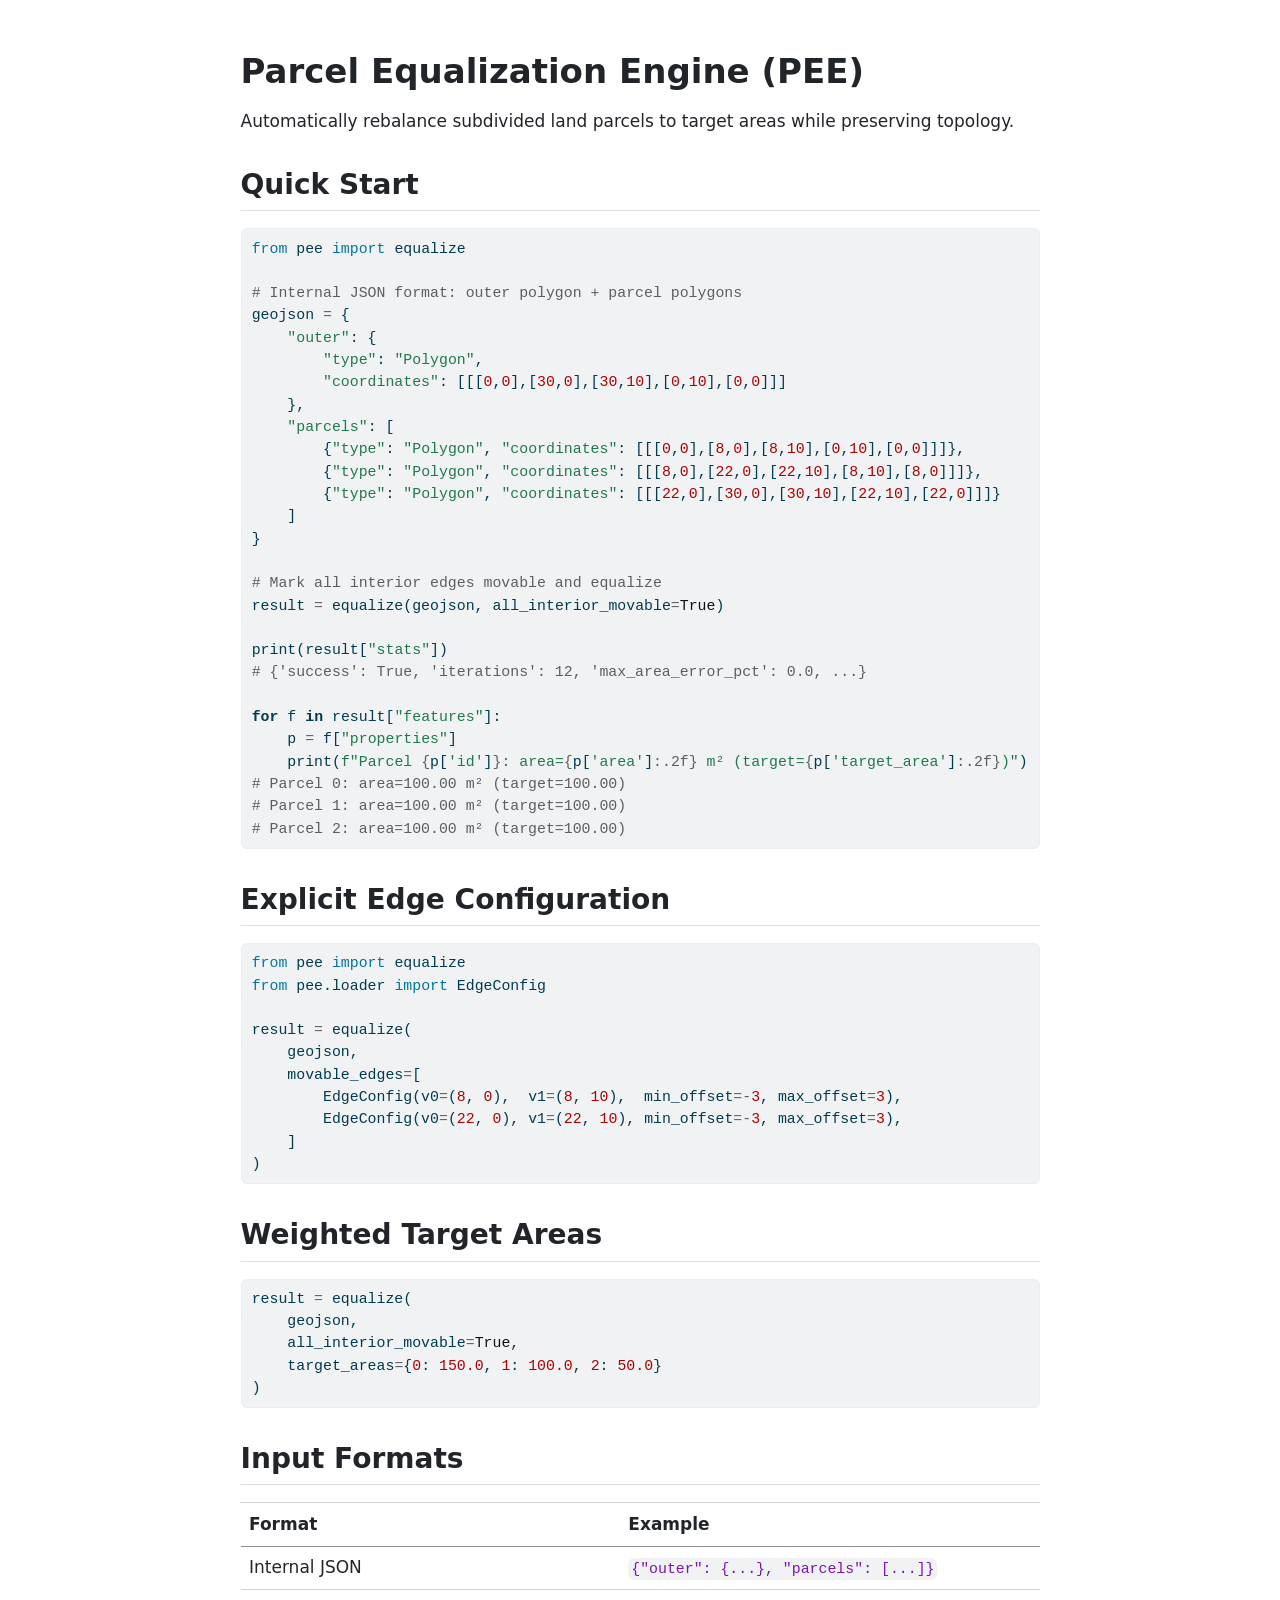
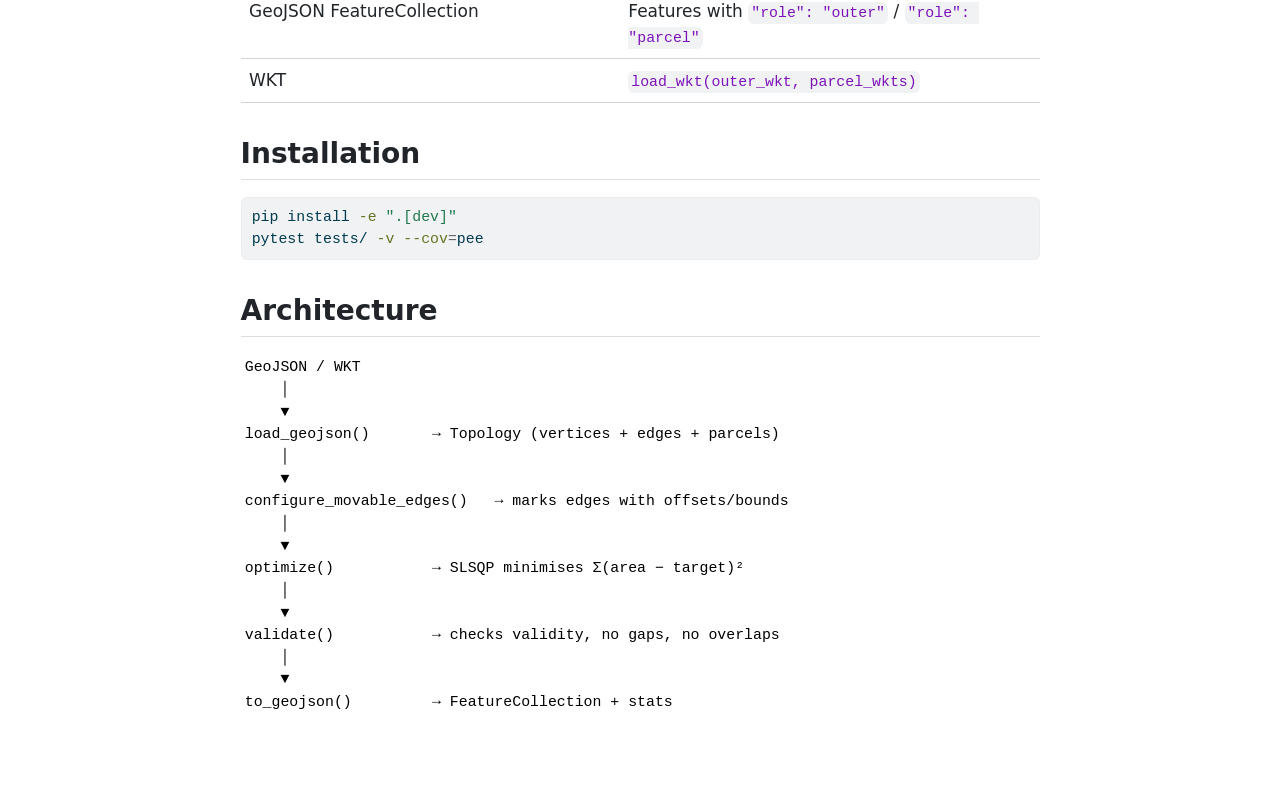
<file: README.html>
<!DOCTYPE html>
<html xmlns="http://www.w3.org/1999/xhtml" lang="en" xml:lang="en"><head>

<meta charset="utf-8">
<meta name="generator" content="quarto-1.8.27">

<meta name="viewport" content="width=device-width, initial-scale=1.0, user-scalable=yes">


<title>readme</title>
<style>
code{white-space: pre-wrap;}
span.smallcaps{font-variant: small-caps;}
div.columns{display: flex; gap: min(4vw, 1.5em);}
div.column{flex: auto; overflow-x: auto;}
div.hanging-indent{margin-left: 1.5em; text-indent: -1.5em;}
ul.task-list{list-style: none;}
ul.task-list li input[type="checkbox"] {
  width: 0.8em;
  margin: 0 0.8em 0.2em -1em; /* quarto-specific, see https://github.com/quarto-dev/quarto-cli/issues/4556 */ 
  vertical-align: middle;
}
/* CSS for syntax highlighting */
html { -webkit-text-size-adjust: 100%; }
pre > code.sourceCode { white-space: pre; position: relative; }
pre > code.sourceCode > span { display: inline-block; line-height: 1.25; }
pre > code.sourceCode > span:empty { height: 1.2em; }
.sourceCode { overflow: visible; }
code.sourceCode > span { color: inherit; text-decoration: inherit; }
div.sourceCode { margin: 1em 0; }
pre.sourceCode { margin: 0; }
@media screen {
div.sourceCode { overflow: auto; }
}
@media print {
pre > code.sourceCode { white-space: pre-wrap; }
pre > code.sourceCode > span { text-indent: -5em; padding-left: 5em; }
}
pre.numberSource code
  { counter-reset: source-line 0; }
pre.numberSource code > span
  { position: relative; left: -4em; counter-increment: source-line; }
pre.numberSource code > span > a:first-child::before
  { content: counter(source-line);
    position: relative; left: -1em; text-align: right; vertical-align: baseline;
    border: none; display: inline-block;
    -webkit-touch-callout: none; -webkit-user-select: none;
    -khtml-user-select: none; -moz-user-select: none;
    -ms-user-select: none; user-select: none;
    padding: 0 4px; width: 4em;
  }
pre.numberSource { margin-left: 3em;  padding-left: 4px; }
div.sourceCode
  {   }
@media screen {
pre > code.sourceCode > span > a:first-child::before { text-decoration: underline; }
}
</style>


<script src="README_files/libs/clipboard/clipboard.min.js"></script>
<script src="README_files/libs/quarto-html/quarto.js" type="module"></script>
<script src="README_files/libs/quarto-html/tabsets/tabsets.js" type="module"></script>
<script src="README_files/libs/quarto-html/axe/axe-check.js" type="module"></script>
<script src="README_files/libs/quarto-html/popper.min.js"></script>
<script src="README_files/libs/quarto-html/tippy.umd.min.js"></script>
<script src="README_files/libs/quarto-html/anchor.min.js"></script>
<link href="README_files/libs/quarto-html/tippy.css" rel="stylesheet">
<link href="README_files/libs/quarto-html/quarto-syntax-highlighting-ed96de9b727972fe78a7b5d16c58bf87.css" rel="stylesheet" id="quarto-text-highlighting-styles">
<script src="README_files/libs/bootstrap/bootstrap.min.js"></script>
<link href="README_files/libs/bootstrap/bootstrap-icons.css" rel="stylesheet">
<link href="README_files/libs/bootstrap/bootstrap-9e3ffae467580fdb927a41352e75a2e0.min.css" rel="stylesheet" append-hash="true" id="quarto-bootstrap" data-mode="light">


</head>

<body class="fullcontent quarto-light">

<div id="quarto-content" class="page-columns page-rows-contents page-layout-article">

<main class="content" id="quarto-document-content">




<section id="parcel-equalization-engine-pee" class="level1">
<h1>Parcel Equalization Engine (PEE)</h1>
<p>Automatically rebalance subdivided land parcels to target areas while preserving topology.</p>
<section id="quick-start" class="level2">
<h2 class="anchored" data-anchor-id="quick-start">Quick Start</h2>
<div class="code-copy-outer-scaffold"><div class="sourceCode" id="cb1"><pre class="sourceCode python code-with-copy"><code class="sourceCode python"><span id="cb1-1"><a href="#cb1-1" aria-hidden="true" tabindex="-1"></a><span class="im">from</span> pee <span class="im">import</span> equalize</span>
<span id="cb1-2"><a href="#cb1-2" aria-hidden="true" tabindex="-1"></a></span>
<span id="cb1-3"><a href="#cb1-3" aria-hidden="true" tabindex="-1"></a><span class="co"># Internal JSON format: outer polygon + parcel polygons</span></span>
<span id="cb1-4"><a href="#cb1-4" aria-hidden="true" tabindex="-1"></a>geojson <span class="op">=</span> {</span>
<span id="cb1-5"><a href="#cb1-5" aria-hidden="true" tabindex="-1"></a>    <span class="st">"outer"</span>: {</span>
<span id="cb1-6"><a href="#cb1-6" aria-hidden="true" tabindex="-1"></a>        <span class="st">"type"</span>: <span class="st">"Polygon"</span>,</span>
<span id="cb1-7"><a href="#cb1-7" aria-hidden="true" tabindex="-1"></a>        <span class="st">"coordinates"</span>: [[[<span class="dv">0</span>,<span class="dv">0</span>],[<span class="dv">30</span>,<span class="dv">0</span>],[<span class="dv">30</span>,<span class="dv">10</span>],[<span class="dv">0</span>,<span class="dv">10</span>],[<span class="dv">0</span>,<span class="dv">0</span>]]]</span>
<span id="cb1-8"><a href="#cb1-8" aria-hidden="true" tabindex="-1"></a>    },</span>
<span id="cb1-9"><a href="#cb1-9" aria-hidden="true" tabindex="-1"></a>    <span class="st">"parcels"</span>: [</span>
<span id="cb1-10"><a href="#cb1-10" aria-hidden="true" tabindex="-1"></a>        {<span class="st">"type"</span>: <span class="st">"Polygon"</span>, <span class="st">"coordinates"</span>: [[[<span class="dv">0</span>,<span class="dv">0</span>],[<span class="dv">8</span>,<span class="dv">0</span>],[<span class="dv">8</span>,<span class="dv">10</span>],[<span class="dv">0</span>,<span class="dv">10</span>],[<span class="dv">0</span>,<span class="dv">0</span>]]]},</span>
<span id="cb1-11"><a href="#cb1-11" aria-hidden="true" tabindex="-1"></a>        {<span class="st">"type"</span>: <span class="st">"Polygon"</span>, <span class="st">"coordinates"</span>: [[[<span class="dv">8</span>,<span class="dv">0</span>],[<span class="dv">22</span>,<span class="dv">0</span>],[<span class="dv">22</span>,<span class="dv">10</span>],[<span class="dv">8</span>,<span class="dv">10</span>],[<span class="dv">8</span>,<span class="dv">0</span>]]]},</span>
<span id="cb1-12"><a href="#cb1-12" aria-hidden="true" tabindex="-1"></a>        {<span class="st">"type"</span>: <span class="st">"Polygon"</span>, <span class="st">"coordinates"</span>: [[[<span class="dv">22</span>,<span class="dv">0</span>],[<span class="dv">30</span>,<span class="dv">0</span>],[<span class="dv">30</span>,<span class="dv">10</span>],[<span class="dv">22</span>,<span class="dv">10</span>],[<span class="dv">22</span>,<span class="dv">0</span>]]]}</span>
<span id="cb1-13"><a href="#cb1-13" aria-hidden="true" tabindex="-1"></a>    ]</span>
<span id="cb1-14"><a href="#cb1-14" aria-hidden="true" tabindex="-1"></a>}</span>
<span id="cb1-15"><a href="#cb1-15" aria-hidden="true" tabindex="-1"></a></span>
<span id="cb1-16"><a href="#cb1-16" aria-hidden="true" tabindex="-1"></a><span class="co"># Mark all interior edges movable and equalize</span></span>
<span id="cb1-17"><a href="#cb1-17" aria-hidden="true" tabindex="-1"></a>result <span class="op">=</span> equalize(geojson, all_interior_movable<span class="op">=</span><span class="va">True</span>)</span>
<span id="cb1-18"><a href="#cb1-18" aria-hidden="true" tabindex="-1"></a></span>
<span id="cb1-19"><a href="#cb1-19" aria-hidden="true" tabindex="-1"></a><span class="bu">print</span>(result[<span class="st">"stats"</span>])</span>
<span id="cb1-20"><a href="#cb1-20" aria-hidden="true" tabindex="-1"></a><span class="co"># {'success': True, 'iterations': 12, 'max_area_error_pct': 0.0, ...}</span></span>
<span id="cb1-21"><a href="#cb1-21" aria-hidden="true" tabindex="-1"></a></span>
<span id="cb1-22"><a href="#cb1-22" aria-hidden="true" tabindex="-1"></a><span class="cf">for</span> f <span class="kw">in</span> result[<span class="st">"features"</span>]:</span>
<span id="cb1-23"><a href="#cb1-23" aria-hidden="true" tabindex="-1"></a>    p <span class="op">=</span> f[<span class="st">"properties"</span>]</span>
<span id="cb1-24"><a href="#cb1-24" aria-hidden="true" tabindex="-1"></a>    <span class="bu">print</span>(<span class="ss">f"Parcel </span><span class="sc">{</span>p[<span class="st">'id'</span>]<span class="sc">}</span><span class="ss">: area=</span><span class="sc">{</span>p[<span class="st">'area'</span>]<span class="sc">:.2f}</span><span class="ss"> m² (target=</span><span class="sc">{</span>p[<span class="st">'target_area'</span>]<span class="sc">:.2f}</span><span class="ss">)"</span>)</span>
<span id="cb1-25"><a href="#cb1-25" aria-hidden="true" tabindex="-1"></a><span class="co"># Parcel 0: area=100.00 m² (target=100.00)</span></span>
<span id="cb1-26"><a href="#cb1-26" aria-hidden="true" tabindex="-1"></a><span class="co"># Parcel 1: area=100.00 m² (target=100.00)</span></span>
<span id="cb1-27"><a href="#cb1-27" aria-hidden="true" tabindex="-1"></a><span class="co"># Parcel 2: area=100.00 m² (target=100.00)</span></span></code></pre></div><button title="Copy to Clipboard" class="code-copy-button"><i class="bi"></i></button></div>
</section>
<section id="explicit-edge-configuration" class="level2">
<h2 class="anchored" data-anchor-id="explicit-edge-configuration">Explicit Edge Configuration</h2>
<div class="code-copy-outer-scaffold"><div class="sourceCode" id="cb2"><pre class="sourceCode python code-with-copy"><code class="sourceCode python"><span id="cb2-1"><a href="#cb2-1" aria-hidden="true" tabindex="-1"></a><span class="im">from</span> pee <span class="im">import</span> equalize</span>
<span id="cb2-2"><a href="#cb2-2" aria-hidden="true" tabindex="-1"></a><span class="im">from</span> pee.loader <span class="im">import</span> EdgeConfig</span>
<span id="cb2-3"><a href="#cb2-3" aria-hidden="true" tabindex="-1"></a></span>
<span id="cb2-4"><a href="#cb2-4" aria-hidden="true" tabindex="-1"></a>result <span class="op">=</span> equalize(</span>
<span id="cb2-5"><a href="#cb2-5" aria-hidden="true" tabindex="-1"></a>    geojson,</span>
<span id="cb2-6"><a href="#cb2-6" aria-hidden="true" tabindex="-1"></a>    movable_edges<span class="op">=</span>[</span>
<span id="cb2-7"><a href="#cb2-7" aria-hidden="true" tabindex="-1"></a>        EdgeConfig(v0<span class="op">=</span>(<span class="dv">8</span>, <span class="dv">0</span>),  v1<span class="op">=</span>(<span class="dv">8</span>, <span class="dv">10</span>),  min_offset<span class="op">=-</span><span class="dv">3</span>, max_offset<span class="op">=</span><span class="dv">3</span>),</span>
<span id="cb2-8"><a href="#cb2-8" aria-hidden="true" tabindex="-1"></a>        EdgeConfig(v0<span class="op">=</span>(<span class="dv">22</span>, <span class="dv">0</span>), v1<span class="op">=</span>(<span class="dv">22</span>, <span class="dv">10</span>), min_offset<span class="op">=-</span><span class="dv">3</span>, max_offset<span class="op">=</span><span class="dv">3</span>),</span>
<span id="cb2-9"><a href="#cb2-9" aria-hidden="true" tabindex="-1"></a>    ]</span>
<span id="cb2-10"><a href="#cb2-10" aria-hidden="true" tabindex="-1"></a>)</span></code></pre></div><button title="Copy to Clipboard" class="code-copy-button"><i class="bi"></i></button></div>
</section>
<section id="weighted-target-areas" class="level2">
<h2 class="anchored" data-anchor-id="weighted-target-areas">Weighted Target Areas</h2>
<div class="code-copy-outer-scaffold"><div class="sourceCode" id="cb3"><pre class="sourceCode python code-with-copy"><code class="sourceCode python"><span id="cb3-1"><a href="#cb3-1" aria-hidden="true" tabindex="-1"></a>result <span class="op">=</span> equalize(</span>
<span id="cb3-2"><a href="#cb3-2" aria-hidden="true" tabindex="-1"></a>    geojson,</span>
<span id="cb3-3"><a href="#cb3-3" aria-hidden="true" tabindex="-1"></a>    all_interior_movable<span class="op">=</span><span class="va">True</span>,</span>
<span id="cb3-4"><a href="#cb3-4" aria-hidden="true" tabindex="-1"></a>    target_areas<span class="op">=</span>{<span class="dv">0</span>: <span class="fl">150.0</span>, <span class="dv">1</span>: <span class="fl">100.0</span>, <span class="dv">2</span>: <span class="fl">50.0</span>}</span>
<span id="cb3-5"><a href="#cb3-5" aria-hidden="true" tabindex="-1"></a>)</span></code></pre></div><button title="Copy to Clipboard" class="code-copy-button"><i class="bi"></i></button></div>
</section>
<section id="input-formats" class="level2">
<h2 class="anchored" data-anchor-id="input-formats">Input Formats</h2>
<table class="caption-top table">
<colgroup>
<col style="width: 47%">
<col style="width: 52%">
</colgroup>
<thead>
<tr class="header">
<th>Format</th>
<th>Example</th>
</tr>
</thead>
<tbody>
<tr class="odd">
<td>Internal JSON</td>
<td><code>{"outer": {...}, "parcels": [...]}</code></td>
</tr>
<tr class="even">
<td>GeoJSON FeatureCollection</td>
<td>Features with <code>"role": "outer"</code> / <code>"role": "parcel"</code></td>
</tr>
<tr class="odd">
<td>WKT</td>
<td><code>load_wkt(outer_wkt, parcel_wkts)</code></td>
</tr>
</tbody>
</table>
</section>
<section id="installation" class="level2">
<h2 class="anchored" data-anchor-id="installation">Installation</h2>
<div class="code-copy-outer-scaffold"><div class="sourceCode" id="cb4"><pre class="sourceCode bash code-with-copy"><code class="sourceCode bash"><span id="cb4-1"><a href="#cb4-1" aria-hidden="true" tabindex="-1"></a><span class="ex">pip</span> install <span class="at">-e</span> <span class="st">".[dev]"</span></span>
<span id="cb4-2"><a href="#cb4-2" aria-hidden="true" tabindex="-1"></a><span class="ex">pytest</span> tests/ <span class="at">-v</span> <span class="at">--cov</span><span class="op">=</span>pee</span></code></pre></div><button title="Copy to Clipboard" class="code-copy-button"><i class="bi"></i></button></div>
</section>
<section id="architecture" class="level2">
<h2 class="anchored" data-anchor-id="architecture">Architecture</h2>
<pre><code>GeoJSON / WKT
    │
    ▼
load_geojson()       → Topology (vertices + edges + parcels)
    │
    ▼
configure_movable_edges()   → marks edges with offsets/bounds
    │
    ▼
optimize()           → SLSQP minimises Σ(area − target)²
    │
    ▼
validate()           → checks validity, no gaps, no overlaps
    │
    ▼
to_geojson()         → FeatureCollection + stats</code></pre>
</section>
</section>

</main>
<!-- /main column -->
<script id="quarto-html-after-body" type="application/javascript">
  window.document.addEventListener("DOMContentLoaded", function (event) {
    const icon = "";
    const anchorJS = new window.AnchorJS();
    anchorJS.options = {
      placement: 'right',
      icon: icon
    };
    anchorJS.add('.anchored');
    const isCodeAnnotation = (el) => {
      for (const clz of el.classList) {
        if (clz.startsWith('code-annotation-')) {                     
          return true;
        }
      }
      return false;
    }
    const onCopySuccess = function(e) {
      // button target
      const button = e.trigger;
      // don't keep focus
      button.blur();
      // flash "checked"
      button.classList.add('code-copy-button-checked');
      var currentTitle = button.getAttribute("title");
      button.setAttribute("title", "Copied!");
      let tooltip;
      if (window.bootstrap) {
        button.setAttribute("data-bs-toggle", "tooltip");
        button.setAttribute("data-bs-placement", "left");
        button.setAttribute("data-bs-title", "Copied!");
        tooltip = new bootstrap.Tooltip(button, 
          { trigger: "manual", 
            customClass: "code-copy-button-tooltip",
            offset: [0, -8]});
        tooltip.show();    
      }
      setTimeout(function() {
        if (tooltip) {
          tooltip.hide();
          button.removeAttribute("data-bs-title");
          button.removeAttribute("data-bs-toggle");
          button.removeAttribute("data-bs-placement");
        }
        button.setAttribute("title", currentTitle);
        button.classList.remove('code-copy-button-checked');
      }, 1000);
      // clear code selection
      e.clearSelection();
    }
    const getTextToCopy = function(trigger) {
      const outerScaffold = trigger.parentElement.cloneNode(true);
      const codeEl = outerScaffold.querySelector('code');
      for (const childEl of codeEl.children) {
        if (isCodeAnnotation(childEl)) {
          childEl.remove();
        }
      }
      return codeEl.innerText;
    }
    const clipboard = new window.ClipboardJS('.code-copy-button:not([data-in-quarto-modal])', {
      text: getTextToCopy
    });
    clipboard.on('success', onCopySuccess);
    if (window.document.getElementById('quarto-embedded-source-code-modal')) {
      const clipboardModal = new window.ClipboardJS('.code-copy-button[data-in-quarto-modal]', {
        text: getTextToCopy,
        container: window.document.getElementById('quarto-embedded-source-code-modal')
      });
      clipboardModal.on('success', onCopySuccess);
    }
      var localhostRegex = new RegExp(/^(?:http|https):\/\/localhost\:?[0-9]*\//);
      var mailtoRegex = new RegExp(/^mailto:/);
        var filterRegex = new RegExp('/' + window.location.host + '/');
      var isInternal = (href) => {
          return filterRegex.test(href) || localhostRegex.test(href) || mailtoRegex.test(href);
      }
      // Inspect non-navigation links and adorn them if external
     var links = window.document.querySelectorAll('a[href]:not(.nav-link):not(.navbar-brand):not(.toc-action):not(.sidebar-link):not(.sidebar-item-toggle):not(.pagination-link):not(.no-external):not([aria-hidden]):not(.dropdown-item):not(.quarto-navigation-tool):not(.about-link)');
      for (var i=0; i<links.length; i++) {
        const link = links[i];
        if (!isInternal(link.href)) {
          // undo the damage that might have been done by quarto-nav.js in the case of
          // links that we want to consider external
          if (link.dataset.originalHref !== undefined) {
            link.href = link.dataset.originalHref;
          }
        }
      }
    function tippyHover(el, contentFn, onTriggerFn, onUntriggerFn) {
      const config = {
        allowHTML: true,
        maxWidth: 500,
        delay: 100,
        arrow: false,
        appendTo: function(el) {
            return el.parentElement;
        },
        interactive: true,
        interactiveBorder: 10,
        theme: 'quarto',
        placement: 'bottom-start',
      };
      if (contentFn) {
        config.content = contentFn;
      }
      if (onTriggerFn) {
        config.onTrigger = onTriggerFn;
      }
      if (onUntriggerFn) {
        config.onUntrigger = onUntriggerFn;
      }
      window.tippy(el, config); 
    }
    const noterefs = window.document.querySelectorAll('a[role="doc-noteref"]');
    for (var i=0; i<noterefs.length; i++) {
      const ref = noterefs[i];
      tippyHover(ref, function() {
        // use id or data attribute instead here
        let href = ref.getAttribute('data-footnote-href') || ref.getAttribute('href');
        try { href = new URL(href).hash; } catch {}
        const id = href.replace(/^#\/?/, "");
        const note = window.document.getElementById(id);
        if (note) {
          return note.innerHTML;
        } else {
          return "";
        }
      });
    }
    const xrefs = window.document.querySelectorAll('a.quarto-xref');
    const processXRef = (id, note) => {
      // Strip column container classes
      const stripColumnClz = (el) => {
        el.classList.remove("page-full", "page-columns");
        if (el.children) {
          for (const child of el.children) {
            stripColumnClz(child);
          }
        }
      }
      stripColumnClz(note)
      if (id === null || id.startsWith('sec-')) {
        // Special case sections, only their first couple elements
        const container = document.createElement("div");
        if (note.children && note.children.length > 2) {
          container.appendChild(note.children[0].cloneNode(true));
          for (let i = 1; i < note.children.length; i++) {
            const child = note.children[i];
            if (child.tagName === "P" && child.innerText === "") {
              continue;
            } else {
              container.appendChild(child.cloneNode(true));
              break;
            }
          }
          if (window.Quarto?.typesetMath) {
            window.Quarto.typesetMath(container);
          }
          return container.innerHTML
        } else {
          if (window.Quarto?.typesetMath) {
            window.Quarto.typesetMath(note);
          }
          return note.innerHTML;
        }
      } else {
        // Remove any anchor links if they are present
        const anchorLink = note.querySelector('a.anchorjs-link');
        if (anchorLink) {
          anchorLink.remove();
        }
        if (window.Quarto?.typesetMath) {
          window.Quarto.typesetMath(note);
        }
        if (note.classList.contains("callout")) {
          return note.outerHTML;
        } else {
          return note.innerHTML;
        }
      }
    }
    for (var i=0; i<xrefs.length; i++) {
      const xref = xrefs[i];
      tippyHover(xref, undefined, function(instance) {
        instance.disable();
        let url = xref.getAttribute('href');
        let hash = undefined; 
        if (url.startsWith('#')) {
          hash = url;
        } else {
          try { hash = new URL(url).hash; } catch {}
        }
        if (hash) {
          const id = hash.replace(/^#\/?/, "");
          const note = window.document.getElementById(id);
          if (note !== null) {
            try {
              const html = processXRef(id, note.cloneNode(true));
              instance.setContent(html);
            } finally {
              instance.enable();
              instance.show();
            }
          } else {
            // See if we can fetch this
            fetch(url.split('#')[0])
            .then(res => res.text())
            .then(html => {
              const parser = new DOMParser();
              const htmlDoc = parser.parseFromString(html, "text/html");
              const note = htmlDoc.getElementById(id);
              if (note !== null) {
                const html = processXRef(id, note);
                instance.setContent(html);
              } 
            }).finally(() => {
              instance.enable();
              instance.show();
            });
          }
        } else {
          // See if we can fetch a full url (with no hash to target)
          // This is a special case and we should probably do some content thinning / targeting
          fetch(url)
          .then(res => res.text())
          .then(html => {
            const parser = new DOMParser();
            const htmlDoc = parser.parseFromString(html, "text/html");
            const note = htmlDoc.querySelector('main.content');
            if (note !== null) {
              // This should only happen for chapter cross references
              // (since there is no id in the URL)
              // remove the first header
              if (note.children.length > 0 && note.children[0].tagName === "HEADER") {
                note.children[0].remove();
              }
              const html = processXRef(null, note);
              instance.setContent(html);
            } 
          }).finally(() => {
            instance.enable();
            instance.show();
          });
        }
      }, function(instance) {
      });
    }
        let selectedAnnoteEl;
        const selectorForAnnotation = ( cell, annotation) => {
          let cellAttr = 'data-code-cell="' + cell + '"';
          let lineAttr = 'data-code-annotation="' +  annotation + '"';
          const selector = 'span[' + cellAttr + '][' + lineAttr + ']';
          return selector;
        }
        const selectCodeLines = (annoteEl) => {
          const doc = window.document;
          const targetCell = annoteEl.getAttribute("data-target-cell");
          const targetAnnotation = annoteEl.getAttribute("data-target-annotation");
          const annoteSpan = window.document.querySelector(selectorForAnnotation(targetCell, targetAnnotation));
          const lines = annoteSpan.getAttribute("data-code-lines").split(",");
          const lineIds = lines.map((line) => {
            return targetCell + "-" + line;
          })
          let top = null;
          let height = null;
          let parent = null;
          if (lineIds.length > 0) {
              //compute the position of the single el (top and bottom and make a div)
              const el = window.document.getElementById(lineIds[0]);
              top = el.offsetTop;
              height = el.offsetHeight;
              parent = el.parentElement.parentElement;
            if (lineIds.length > 1) {
              const lastEl = window.document.getElementById(lineIds[lineIds.length - 1]);
              const bottom = lastEl.offsetTop + lastEl.offsetHeight;
              height = bottom - top;
            }
            if (top !== null && height !== null && parent !== null) {
              // cook up a div (if necessary) and position it 
              let div = window.document.getElementById("code-annotation-line-highlight");
              if (div === null) {
                div = window.document.createElement("div");
                div.setAttribute("id", "code-annotation-line-highlight");
                div.style.position = 'absolute';
                parent.appendChild(div);
              }
              div.style.top = top - 2 + "px";
              div.style.height = height + 4 + "px";
              div.style.left = 0;
              let gutterDiv = window.document.getElementById("code-annotation-line-highlight-gutter");
              if (gutterDiv === null) {
                gutterDiv = window.document.createElement("div");
                gutterDiv.setAttribute("id", "code-annotation-line-highlight-gutter");
                gutterDiv.style.position = 'absolute';
                const codeCell = window.document.getElementById(targetCell);
                const gutter = codeCell.querySelector('.code-annotation-gutter');
                gutter.appendChild(gutterDiv);
              }
              gutterDiv.style.top = top - 2 + "px";
              gutterDiv.style.height = height + 4 + "px";
            }
            selectedAnnoteEl = annoteEl;
          }
        };
        const unselectCodeLines = () => {
          const elementsIds = ["code-annotation-line-highlight", "code-annotation-line-highlight-gutter"];
          elementsIds.forEach((elId) => {
            const div = window.document.getElementById(elId);
            if (div) {
              div.remove();
            }
          });
          selectedAnnoteEl = undefined;
        };
          // Handle positioning of the toggle
      window.addEventListener(
        "resize",
        throttle(() => {
          elRect = undefined;
          if (selectedAnnoteEl) {
            selectCodeLines(selectedAnnoteEl);
          }
        }, 10)
      );
      function throttle(fn, ms) {
      let throttle = false;
      let timer;
        return (...args) => {
          if(!throttle) { // first call gets through
              fn.apply(this, args);
              throttle = true;
          } else { // all the others get throttled
              if(timer) clearTimeout(timer); // cancel #2
              timer = setTimeout(() => {
                fn.apply(this, args);
                timer = throttle = false;
              }, ms);
          }
        };
      }
        // Attach click handler to the DT
        const annoteDls = window.document.querySelectorAll('dt[data-target-cell]');
        for (const annoteDlNode of annoteDls) {
          annoteDlNode.addEventListener('click', (event) => {
            const clickedEl = event.target;
            if (clickedEl !== selectedAnnoteEl) {
              unselectCodeLines();
              const activeEl = window.document.querySelector('dt[data-target-cell].code-annotation-active');
              if (activeEl) {
                activeEl.classList.remove('code-annotation-active');
              }
              selectCodeLines(clickedEl);
              clickedEl.classList.add('code-annotation-active');
            } else {
              // Unselect the line
              unselectCodeLines();
              clickedEl.classList.remove('code-annotation-active');
            }
          });
        }
    const findCites = (el) => {
      const parentEl = el.parentElement;
      if (parentEl) {
        const cites = parentEl.dataset.cites;
        if (cites) {
          return {
            el,
            cites: cites.split(' ')
          };
        } else {
          return findCites(el.parentElement)
        }
      } else {
        return undefined;
      }
    };
    var bibliorefs = window.document.querySelectorAll('a[role="doc-biblioref"]');
    for (var i=0; i<bibliorefs.length; i++) {
      const ref = bibliorefs[i];
      const citeInfo = findCites(ref);
      if (citeInfo) {
        tippyHover(citeInfo.el, function() {
          var popup = window.document.createElement('div');
          citeInfo.cites.forEach(function(cite) {
            var citeDiv = window.document.createElement('div');
            citeDiv.classList.add('hanging-indent');
            citeDiv.classList.add('csl-entry');
            var biblioDiv = window.document.getElementById('ref-' + cite);
            if (biblioDiv) {
              citeDiv.innerHTML = biblioDiv.innerHTML;
            }
            popup.appendChild(citeDiv);
          });
          return popup.innerHTML;
        });
      }
    }
  });
  </script>
</div> <!-- /content -->




</body></html>
</file>
<file: README_files/libs/quarto-html/tippy.css>
.tippy-box[data-animation=fade][data-state=hidden]{opacity:0}[data-tippy-root]{max-width:calc(100vw - 10px)}.tippy-box{position:relative;background-color:#333;color:#fff;border-radius:4px;font-size:14px;line-height:1.4;white-space:normal;outline:0;transition-property:transform,visibility,opacity}.tippy-box[data-placement^=top]>.tippy-arrow{bottom:0}.tippy-box[data-placement^=top]>.tippy-arrow:before{bottom:-7px;left:0;border-width:8px 8px 0;border-top-color:initial;transform-origin:center top}.tippy-box[data-placement^=bottom]>.tippy-arrow{top:0}.tippy-box[data-placement^=bottom]>.tippy-arrow:before{top:-7px;left:0;border-width:0 8px 8px;border-bottom-color:initial;transform-origin:center bottom}.tippy-box[data-placement^=left]>.tippy-arrow{right:0}.tippy-box[data-placement^=left]>.tippy-arrow:before{border-width:8px 0 8px 8px;border-left-color:initial;right:-7px;transform-origin:center left}.tippy-box[data-placement^=right]>.tippy-arrow{left:0}.tippy-box[data-placement^=right]>.tippy-arrow:before{left:-7px;border-width:8px 8px 8px 0;border-right-color:initial;transform-origin:center right}.tippy-box[data-inertia][data-state=visible]{transition-timing-function:cubic-bezier(.54,1.5,.38,1.11)}.tippy-arrow{width:16px;height:16px;color:#333}.tippy-arrow:before{content:"";position:absolute;border-color:transparent;border-style:solid}.tippy-content{position:relative;padding:5px 9px;z-index:1}
</file>
<file: README_files/libs/quarto-html/quarto-syntax-highlighting-ed96de9b727972fe78a7b5d16c58bf87.css>
/* quarto syntax highlight colors */
:root {
  --quarto-hl-ot-color: #003B4F;
  --quarto-hl-at-color: #657422;
  --quarto-hl-ss-color: #20794D;
  --quarto-hl-an-color: #5E5E5E;
  --quarto-hl-fu-color: #4758AB;
  --quarto-hl-st-color: #20794D;
  --quarto-hl-cf-color: #003B4F;
  --quarto-hl-op-color: #5E5E5E;
  --quarto-hl-er-color: #AD0000;
  --quarto-hl-bn-color: #AD0000;
  --quarto-hl-al-color: #AD0000;
  --quarto-hl-va-color: #111111;
  --quarto-hl-bu-color: inherit;
  --quarto-hl-ex-color: inherit;
  --quarto-hl-pp-color: #AD0000;
  --quarto-hl-in-color: #5E5E5E;
  --quarto-hl-vs-color: #20794D;
  --quarto-hl-wa-color: #5E5E5E;
  --quarto-hl-do-color: #5E5E5E;
  --quarto-hl-im-color: #00769E;
  --quarto-hl-ch-color: #20794D;
  --quarto-hl-dt-color: #AD0000;
  --quarto-hl-fl-color: #AD0000;
  --quarto-hl-co-color: #5E5E5E;
  --quarto-hl-cv-color: #5E5E5E;
  --quarto-hl-cn-color: #8f5902;
  --quarto-hl-sc-color: #5E5E5E;
  --quarto-hl-dv-color: #AD0000;
  --quarto-hl-kw-color: #003B4F;
}

/* other quarto variables */
:root {
  --quarto-font-monospace: SFMono-Regular, Menlo, Monaco, Consolas, "Liberation Mono", "Courier New", monospace;
}

/* syntax highlight based on Pandoc's rules */
pre > code.sourceCode > span {
  color: #003B4F;
}

code.sourceCode > span {
  color: #003B4F;
}

div.sourceCode,
div.sourceCode pre.sourceCode {
  color: #003B4F;
}

/* Normal */
code span {
  color: #003B4F;
}

/* Alert */
code span.al {
  color: #AD0000;
  font-style: inherit;
}

/* Annotation */
code span.an {
  color: #5E5E5E;
  font-style: inherit;
}

/* Attribute */
code span.at {
  color: #657422;
  font-style: inherit;
}

/* BaseN */
code span.bn {
  color: #AD0000;
  font-style: inherit;
}

/* BuiltIn */
code span.bu {
  font-style: inherit;
}

/* ControlFlow */
code span.cf {
  color: #003B4F;
  font-weight: bold;
  font-style: inherit;
}

/* Char */
code span.ch {
  color: #20794D;
  font-style: inherit;
}

/* Constant */
code span.cn {
  color: #8f5902;
  font-style: inherit;
}

/* Comment */
code span.co {
  color: #5E5E5E;
  font-style: inherit;
}

/* CommentVar */
code span.cv {
  color: #5E5E5E;
  font-style: italic;
}

/* Documentation */
code span.do {
  color: #5E5E5E;
  font-style: italic;
}

/* DataType */
code span.dt {
  color: #AD0000;
  font-style: inherit;
}

/* DecVal */
code span.dv {
  color: #AD0000;
  font-style: inherit;
}

/* Error */
code span.er {
  color: #AD0000;
  font-style: inherit;
}

/* Extension */
code span.ex {
  font-style: inherit;
}

/* Float */
code span.fl {
  color: #AD0000;
  font-style: inherit;
}

/* Function */
code span.fu {
  color: #4758AB;
  font-style: inherit;
}

/* Import */
code span.im {
  color: #00769E;
  font-style: inherit;
}

/* Information */
code span.in {
  color: #5E5E5E;
  font-style: inherit;
}

/* Keyword */
code span.kw {
  color: #003B4F;
  font-weight: bold;
  font-style: inherit;
}

/* Operator */
code span.op {
  color: #5E5E5E;
  font-style: inherit;
}

/* Other */
code span.ot {
  color: #003B4F;
  font-style: inherit;
}

/* Preprocessor */
code span.pp {
  color: #AD0000;
  font-style: inherit;
}

/* SpecialChar */
code span.sc {
  color: #5E5E5E;
  font-style: inherit;
}

/* SpecialString */
code span.ss {
  color: #20794D;
  font-style: inherit;
}

/* String */
code span.st {
  color: #20794D;
  font-style: inherit;
}

/* Variable */
code span.va {
  color: #111111;
  font-style: inherit;
}

/* VerbatimString */
code span.vs {
  color: #20794D;
  font-style: inherit;
}

/* Warning */
code span.wa {
  color: #5E5E5E;
  font-style: italic;
}

.prevent-inlining {
  content: "</";
}

/*# sourceMappingURL=0920dd6d7437995b8cdf7429764427b1.css.map */
</file>
